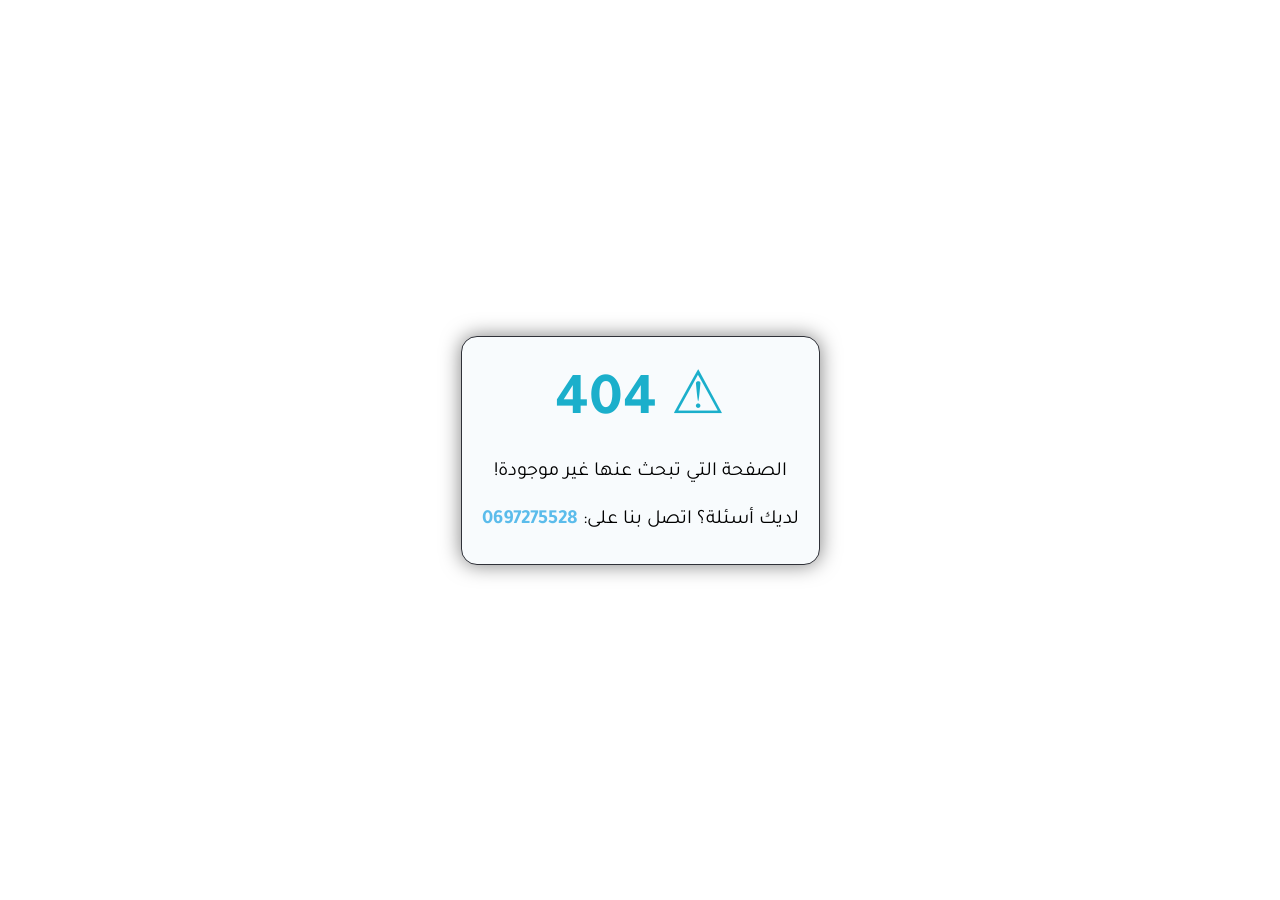
<file: index.html>
<!DOCTYPE html>
<html lang="ar" dir="rtl">

    <head>
        <meta charset="UTF-8">
        <meta name="viewport" content="width=device-width, initial-scale=1.0">
        <title>404 - الصفحة غير موجودة</title>

        <!-- Police Tajawal -->
        <link rel="preconnect" href="https://fonts.googleapis.com">
        <link rel="preconnect" href="https://fonts.gstatic.com" crossorigin>
        <link
            href="https://fonts.googleapis.com/css2?family=Tajawal:wght@200;300;400;500;700;800;900&display=swap"
            rel="stylesheet">

        <style>
            :root {
                /* === Backgrounds === */
                --bg-primary: #ffffff;
                --bg-secondary: #f8fbfd;
                --surface: #ffffff;
              
                /* === Text === */
                --text-primary: #000000;
                --text-secondary: #555555;
                --text-muted: #7b7b7b;
                --text-inverted: #ffffff;
              
                /* === Brand Primary (Health Blue) === */
                --primary-500: #5bbceb;
                --primary-700: #3aa7da;
                --primary-soft: #eaf6fd;
              
                /* === Accent (Turquoise Action) === */
                --accent-500: #1bafcb;
                --accent-700: #1491a9;
                --accent-soft: #e6f7fa;
              
                /* === UI === */
                --separator: #e0e0e0;
                --outline: #e0e0e0;
              
                /* === States === */
                --error: #d92d20;
                --warning: #f4a100;
              }

        * {
            box-sizing: border-box;
            margin: 0;
            padding: 0;
        }

        html,
        body {
            height: 100%;
            font-family: "Tajawal", system-ui, sans-serif;
            direction: rtl;
            background: var(--bg-primary);
            color: var(--text-primary);
            display: flex;
            align-items: center;
            justify-content: center;
        }

       

        .container-404 {
            text-align: center;
            max-width: 500px;
            padding: 20px;
            background: var(--bg-secondary);
            border-radius: 16px;
            border: 1px solid #2F3138;
            box-shadow: 0 0 20px rgba(0, 0, 0, 0.5);
        }

        .container-404 h1 {
            font-size: 60px;
            margin-bottom: 20px;
            color: var(--accent-500);
        }

        .container-404 p {
            font-size: 20px;
            margin-bottom: 12px;
            color: var(--text-primary);
        }

        .container-404 a {
            color: var(--primary-500);
            text-decoration: none;
            font-weight: 700;
            display: inline-block;
            margin-top: 12px;
        }

        .container-404 a:hover {
            color: var(--accent-500);
            text-decoration: underline;
        }

        @media (max-width: 600px) {
            .container-404 h1 {
                font-size: 48px;
            }

            .container-404 p {
                font-size: 18px;
            }
        }
    </style>
    </head>

    <body>
        <div class="container-404">
            <h1>⚠️ 404</h1>
            <p>الصفحة التي تبحث عنها غير موجودة!</p>
            <p>لديك أسئلة؟ اتصل بنا على: <a
                    href="tel:+213697275528">0697275528</a></p>
        </div>
    </body>

</html>
</file>
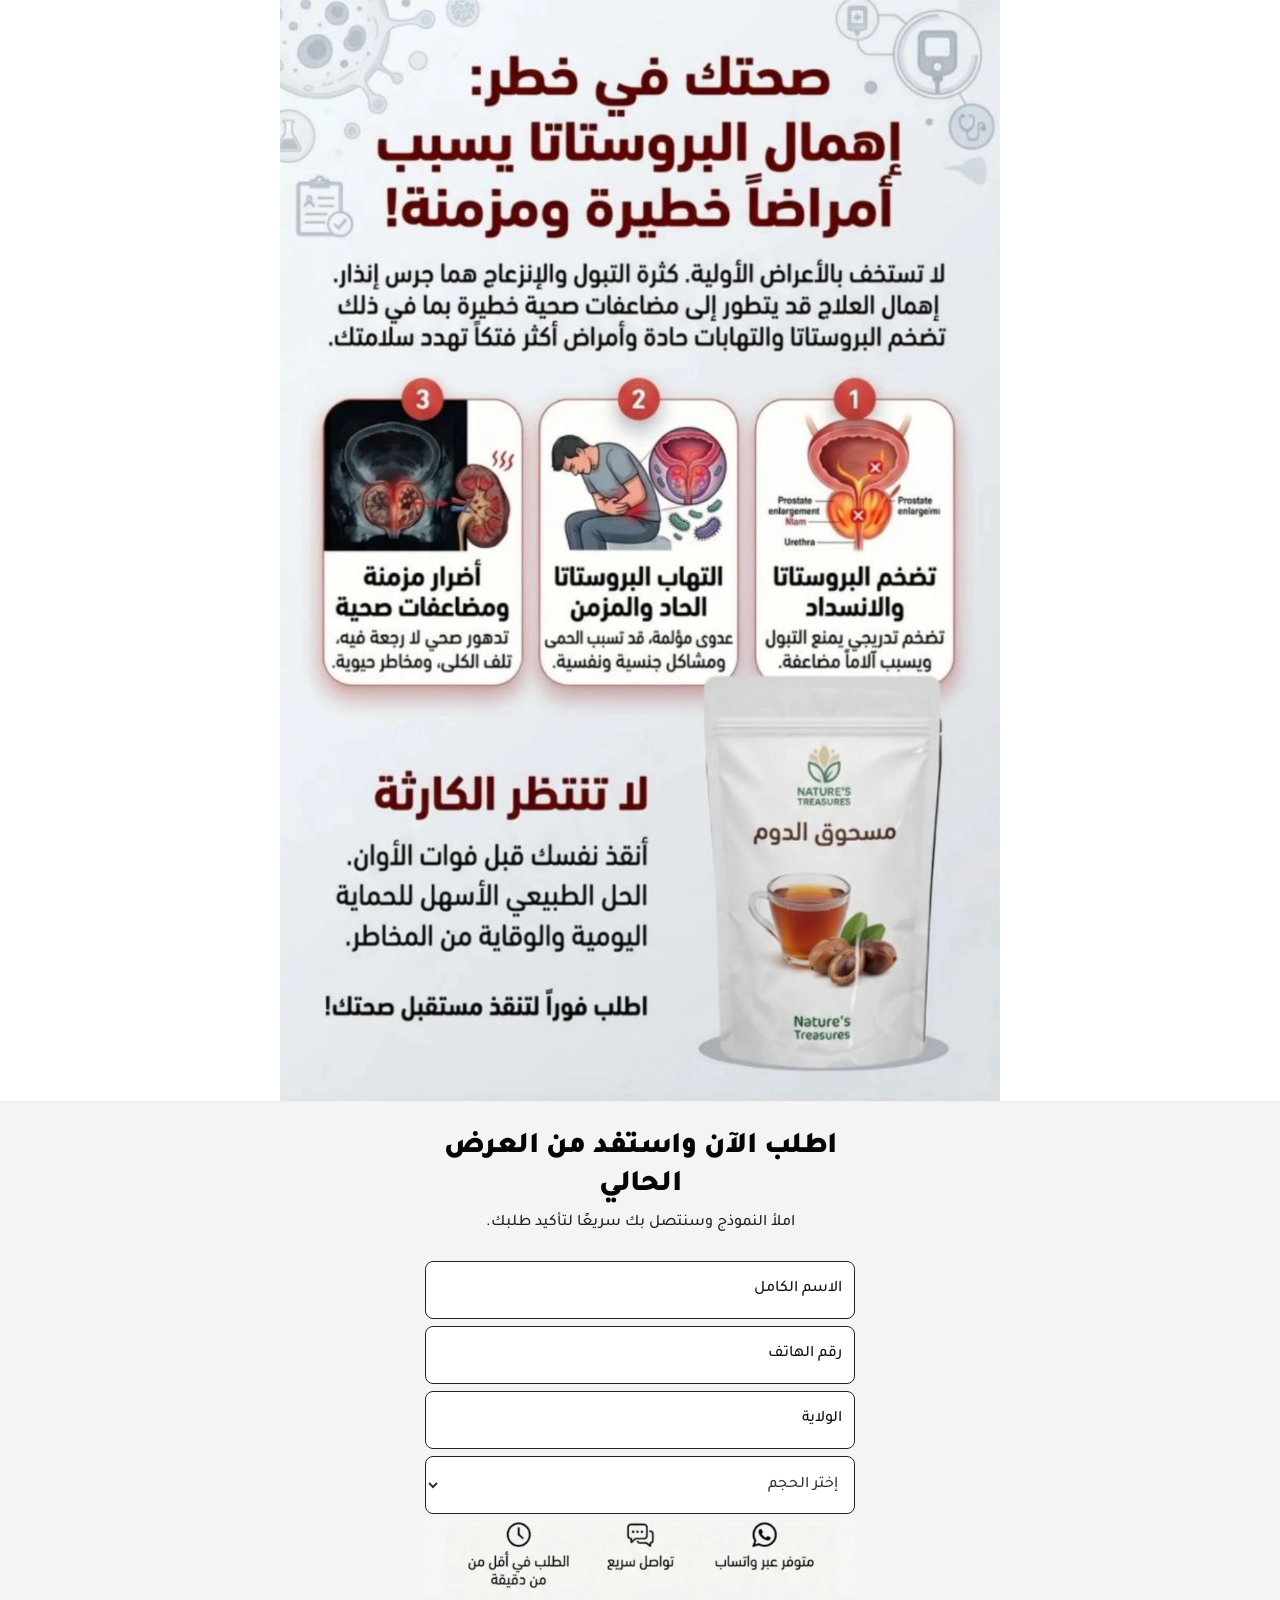
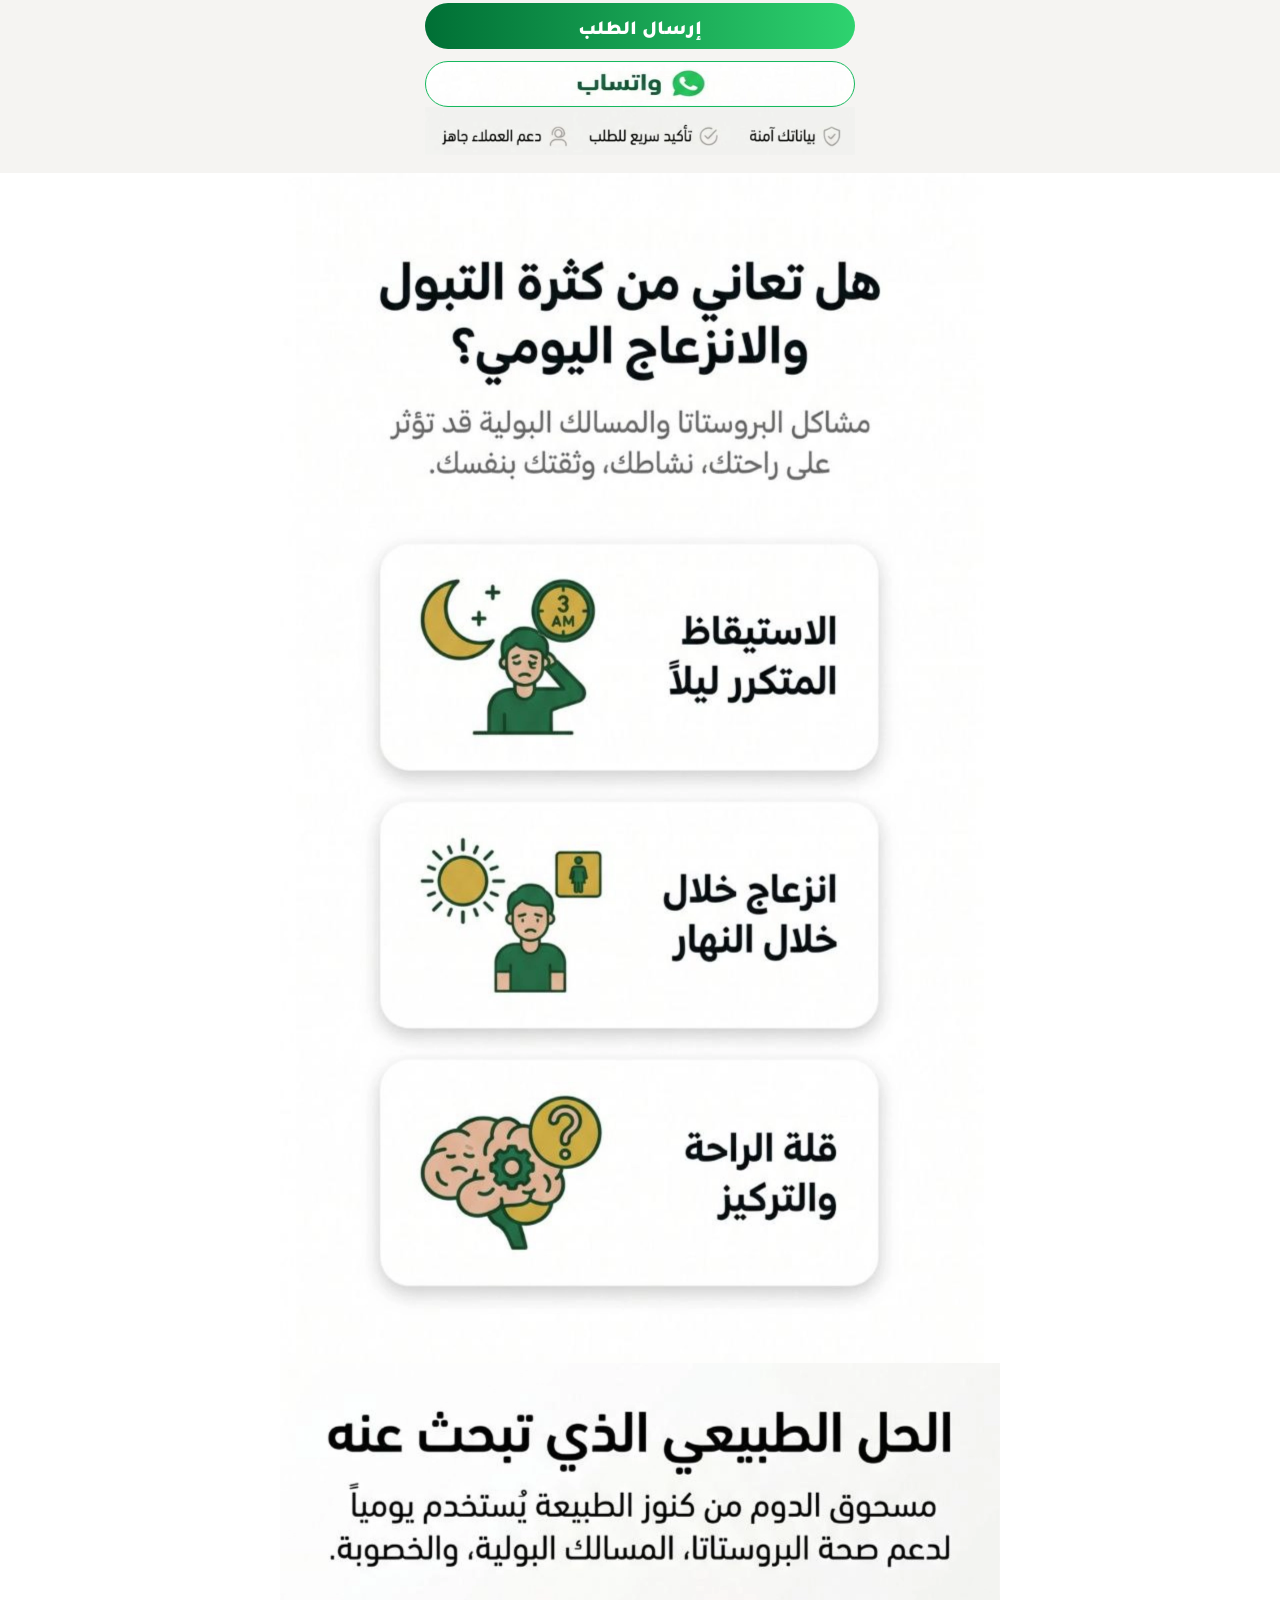
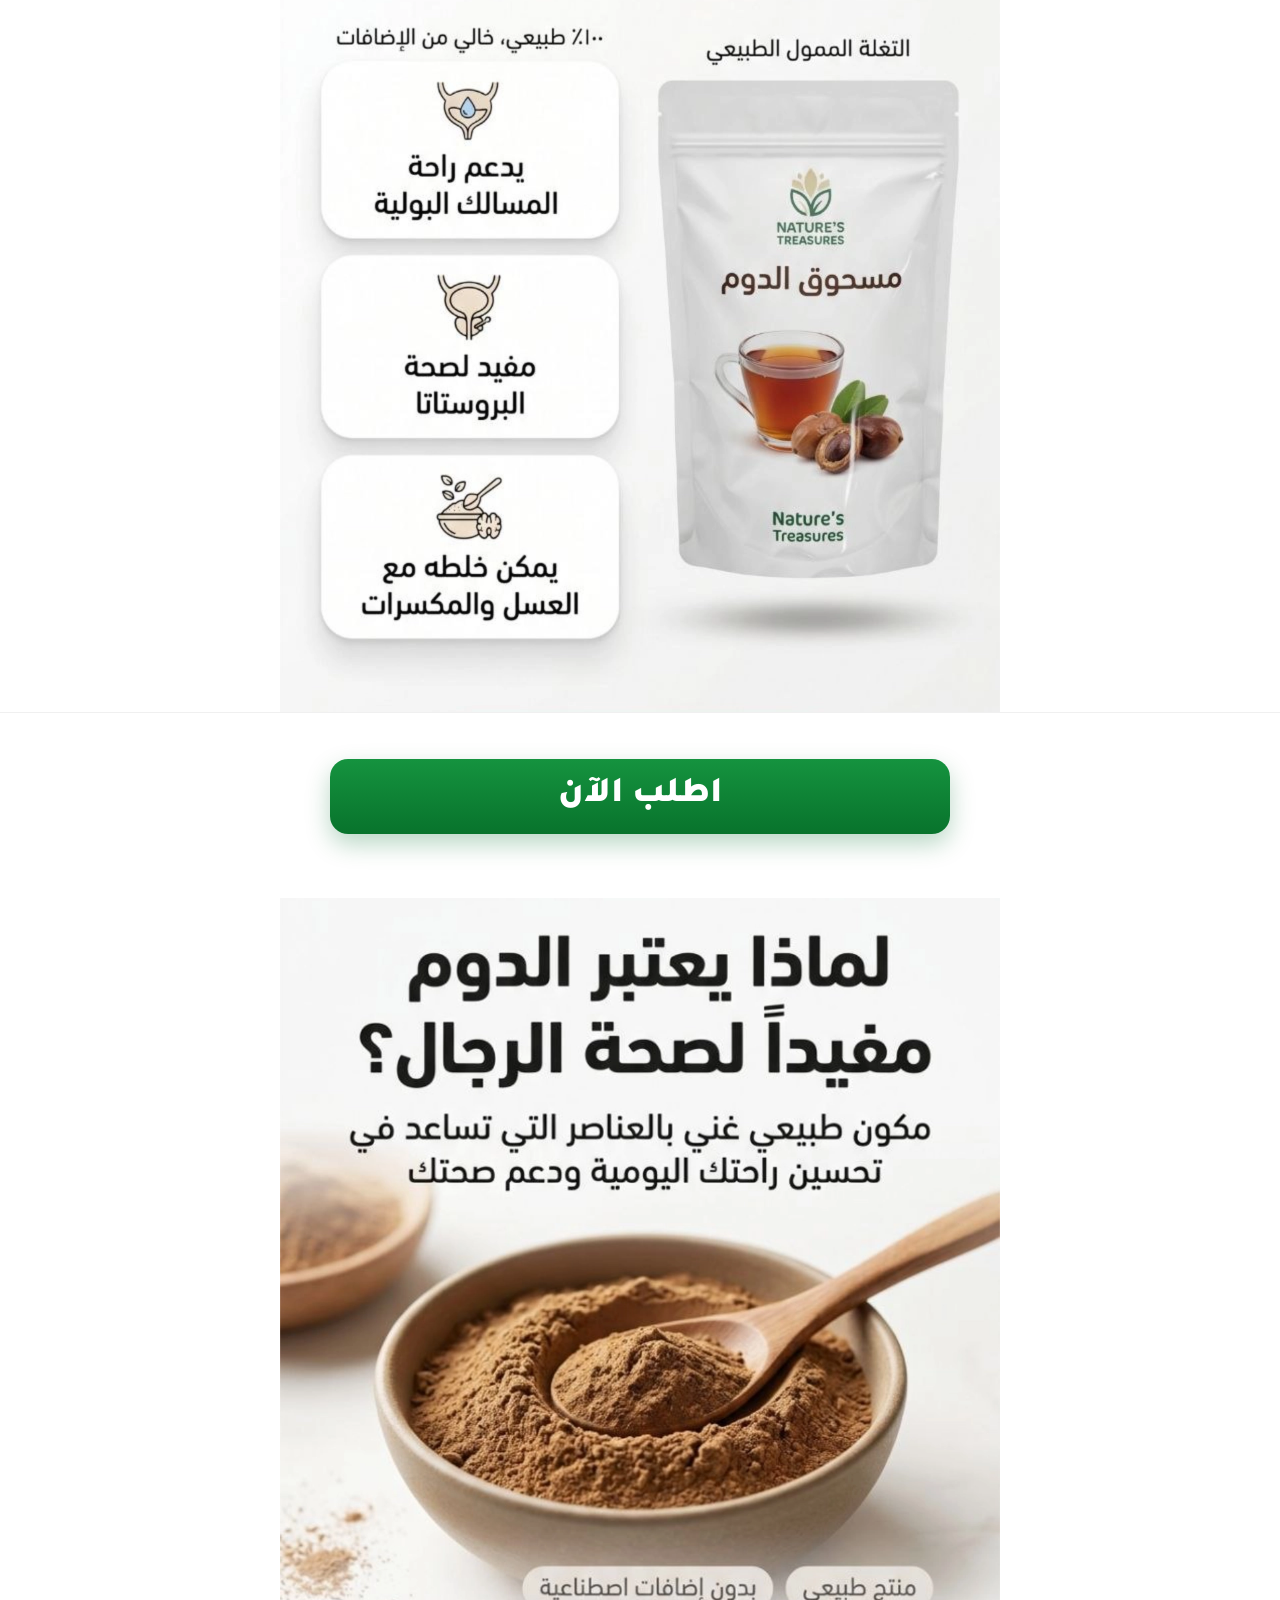
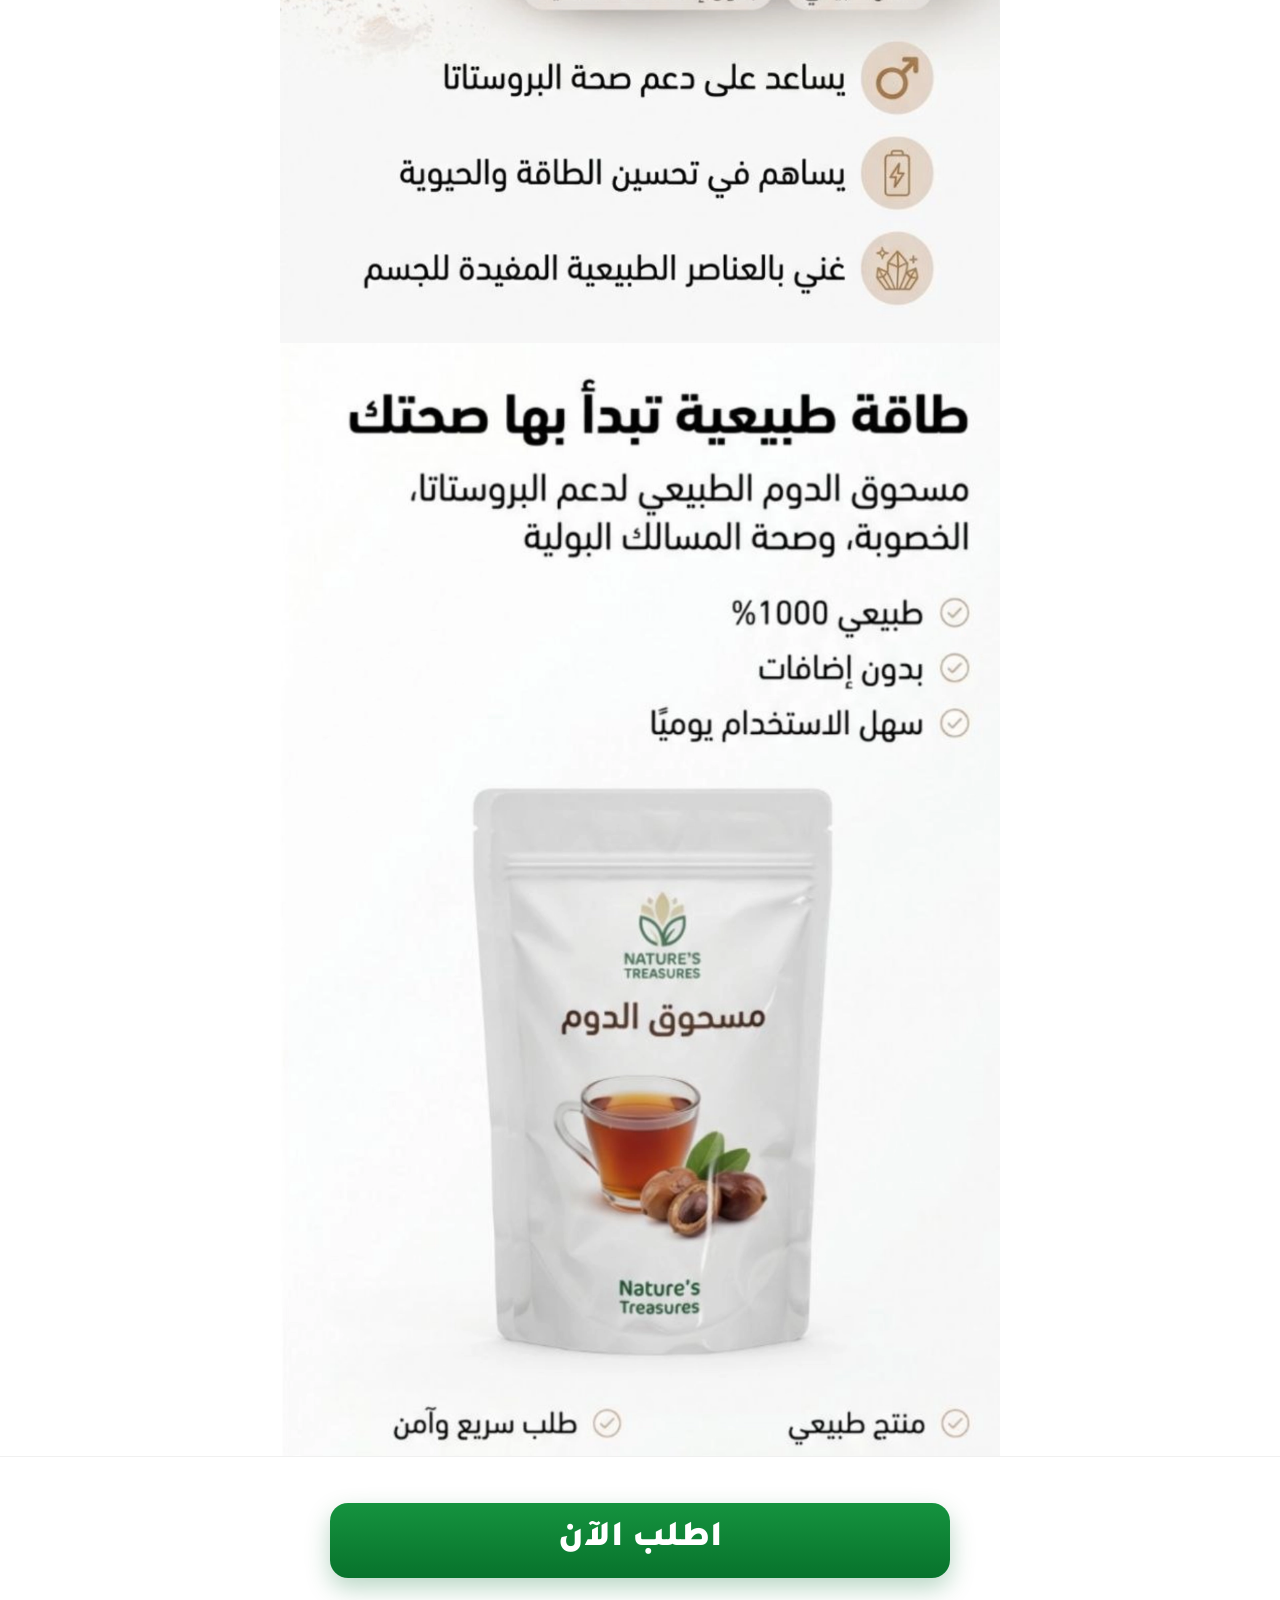
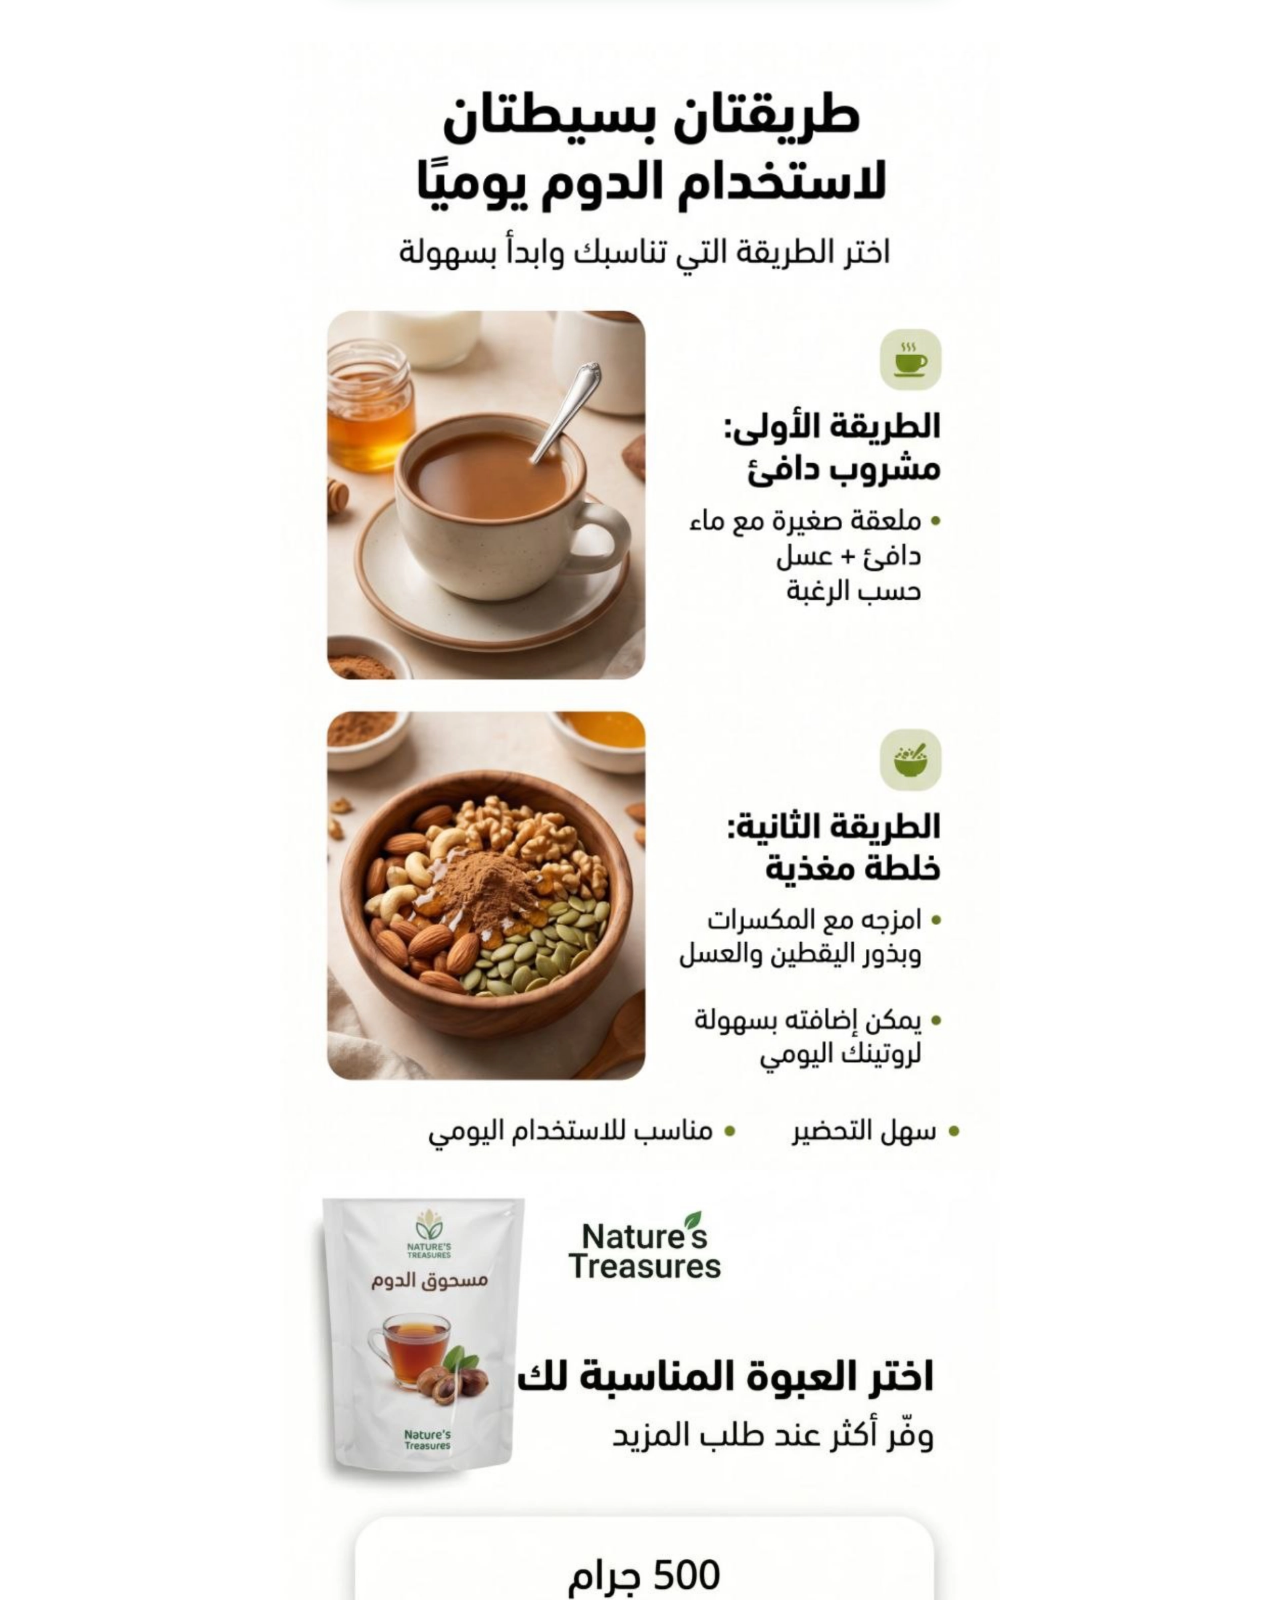
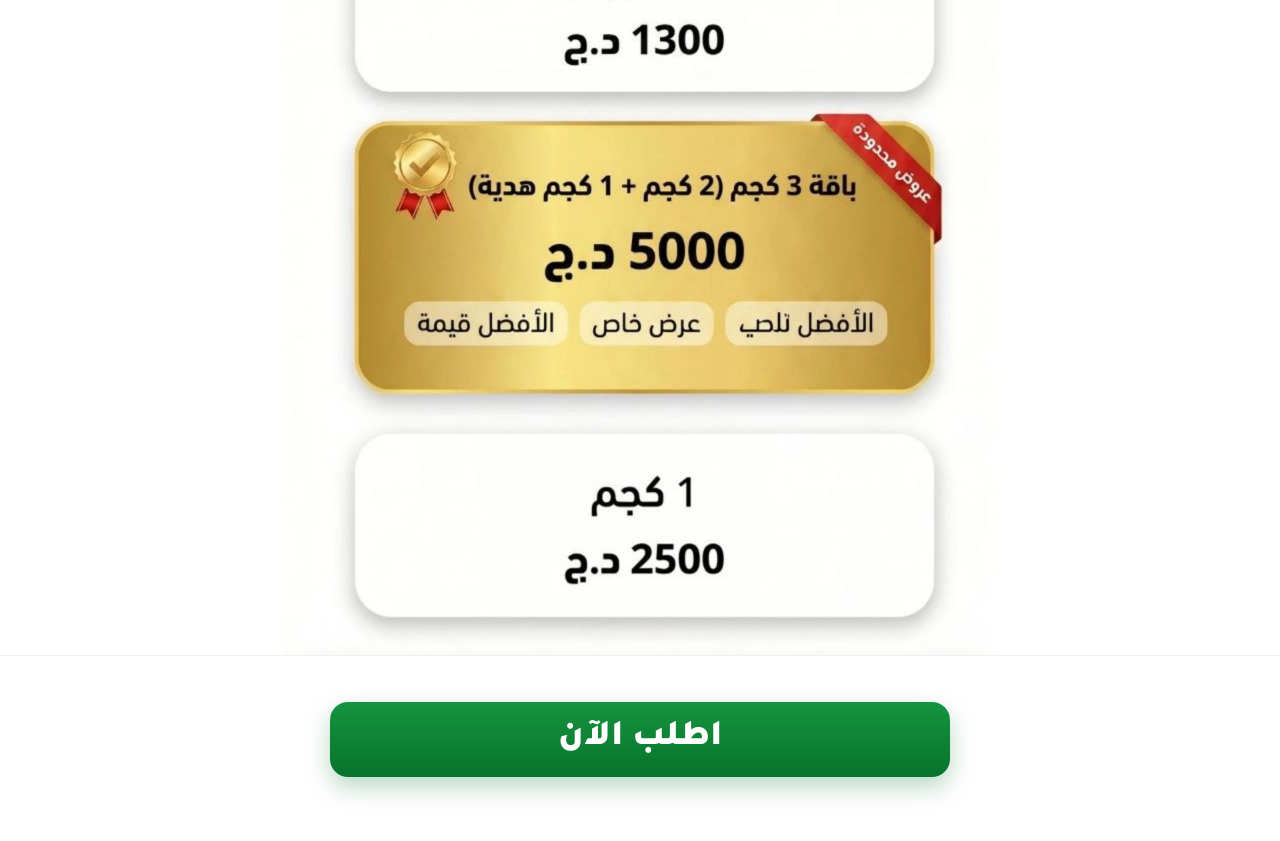
<file: dum-landing-v2.html>
<!DOCTYPE html>
<html lang="ar" dir="rtl">

<head>
    <meta charset="UTF-8">
    <meta name="viewport" content="width=device-width, initial-scale=1, viewport-fit=cover">
    <title></title>

    <!-- Google Fonts Tajawal -->
    <link rel="preconnect" href="https://fonts.googleapis.com">
    <link rel="preconnect" href="https://fonts.gstatic.com" crossorigin>
    <link href="https://fonts.googleapis.com/css2?family=Tajawal:wght@200;300;400;500;700;800;900&display=swap"
        rel="stylesheet">

    <link rel="stylesheet" href="landing-v2/css/style.css">
    <script src="js/tracking.js"></script>
</head>

<body>


    <script src="js/script.js"></script>
</body>
<!-- Screen 1 -->
<main class="screen">
    <img class="screen__img" src="landing-v2/img/pg1.webp" alt="الشاشة 1">
</main>

<!-- === Formulaire de commande === -->
<section id="order-section" class="order-form-section">
    <div class="form-container order-mockup-form">

        <!-- Titre -->
        <h2 class="tajawal-bold form-title">
            اطلب الآن واستفد من العرض الحالي
        </h2>

        <p class="tajawal-medium form-note">
            املأ النموذج وسنتصل بك سريعًا لتأكيد طلبك.
        </p>

        <!-- Formulaire -->
        <form id="orderForm">

            <input type="text" id="fullName" name="fullName" placeholder="الاسم الكامل" required
                oninvalid="this.setCustomValidity('الرجاء إدخال الاسم الكامل')" oninput="this.setCustomValidity('')">

            <input dir="rtl" type="tel" id="phone" name="phone" placeholder="رقم الهاتف" required
                pattern="^\+?\d{10,15}$" oninvalid="this.setCustomValidity('الرجاء إدخال رقم هاتف صحيح')"
                oninput="this.setCustomValidity('')">

            <input type="text" id="departement" name="departement" placeholder="الولاية" required
                oninvalid="this.setCustomValidity('الرجاء إدخال الولاية')" oninput="this.setCustomValidity('')">

            <select id="offer" name="offer" class="tajawal-medium" required
                oninvalid="this.setCustomValidity('الرجاء اختيار الحجم')" oninput="this.setCustomValidity('')">
                <option value="" selected disabled>إختر الحجم</option>
                <option value="3kg_offer">باقة 3 كجم (2 كجم + 1 كجم هدية) - 5000 د.ج</option>
                <option value="500g">500 غرام - 1300 دج</option>
                <option value="1kg">1 كجم - 2500 دج</option>
            </select>

            <!-- Hidden fields -->
            <input type="hidden" name="content_id" value="doum_powder">
            <input type="hidden" name="content_name" value="مسحوق الدوم">
            <input type="hidden" name="currency" value="DZD">
            <input type="hidden" name="price" id="price" value="">
            <input type="hidden" name="offer_label" id="offer_label" value="">

            <!-- Points de réassurance -->
            <img src="landing-v2/img/trust-prebuttons.webp" alt="متوفر عبر واتساب - تواصل سريع - الطلب في أقل من دقيقة"
                class="trust-prebuttons" />

            <button type="submit" class="btn tajawal-bold">
                إرسال الطلب
            </button>

            <a href="https://wa.me/213697275528" class="whatsapp-img-btn" target="_blank" rel="noopener"
                aria-label="واتساب"></a>

        </form>

        <div id="error" class="error" hidden>
            حدث خطأ أثناء إرسال طلبك. يُرجى التحقق من المعلومات والمحاولة مجددًا.
        </div>

        <!-- Badges bas -->
        <img src="landing-v2/img/trust-afterbuttons.webp" alt="بياناتك آمنة - تأكيد سريع للطلب - دعم العملاء جاهز"
            class="trust-afterbuttons" />

    </div>
</section>


<!-- Screen 2 -->
<main class="screen">
    <img class="screen__img" src="landing-v2/img/pg2.webp" alt="الشاشة 2">
</main>

<!-- Screen 3 -->
<main class="screen">
    <img class="screen__img" src="landing-v2/img/pg3.webp" alt="الشاشة 3">
</main>

<!-- === Rappel CTA Section === -->
<section class="rappel-cta-section">
    <div class="rappel-cta-container">
        <button type="button" class="rappel-cta-btn tajawal-bold scrollToOrder">
            اطلب الآن
        </button>
    </div>
</section>

<!-- Screen 4 -->
<main class="screen">
    <img class="screen__img" src="landing-v2/img/pg4.webp" alt="الشاشة 4">
</main>


<!-- Screen 5 -->
<main class="screen">
    <img class="screen__img" src="landing-v2/img/pg5.webp" alt="الشاشة 5">
</main>

<!-- === Rappel CTA Section === -->
<section class="rappel-cta-section">
    <div class="rappel-cta-container">
        <button type="button" class="rappel-cta-btn tajawal-bold scrollToOrder">
            اطلب الآن
        </button>
    </div>
</section>

<!-- Screen 6 -->
<main class="screen">
    <img class="screen__img" src="landing-v2/img/pg6.webp" alt="الشاشة 6">
</main>

<!-- Screen 7 -->
<main class="screen">
    <img class="screen__img" src="landing-v2/img/pg7.webp" alt="الشاشة 7">
</main>


<!-- === Rappel CTA Section === -->
<section class="rappel-cta-section">
    <div class="rappel-cta-container">
        <button type="button" class="rappel-cta-btn tajawal-bold scrollToOrder">
            اطلب الآن
        </button>
    </div>
</section>

</html>
</file>
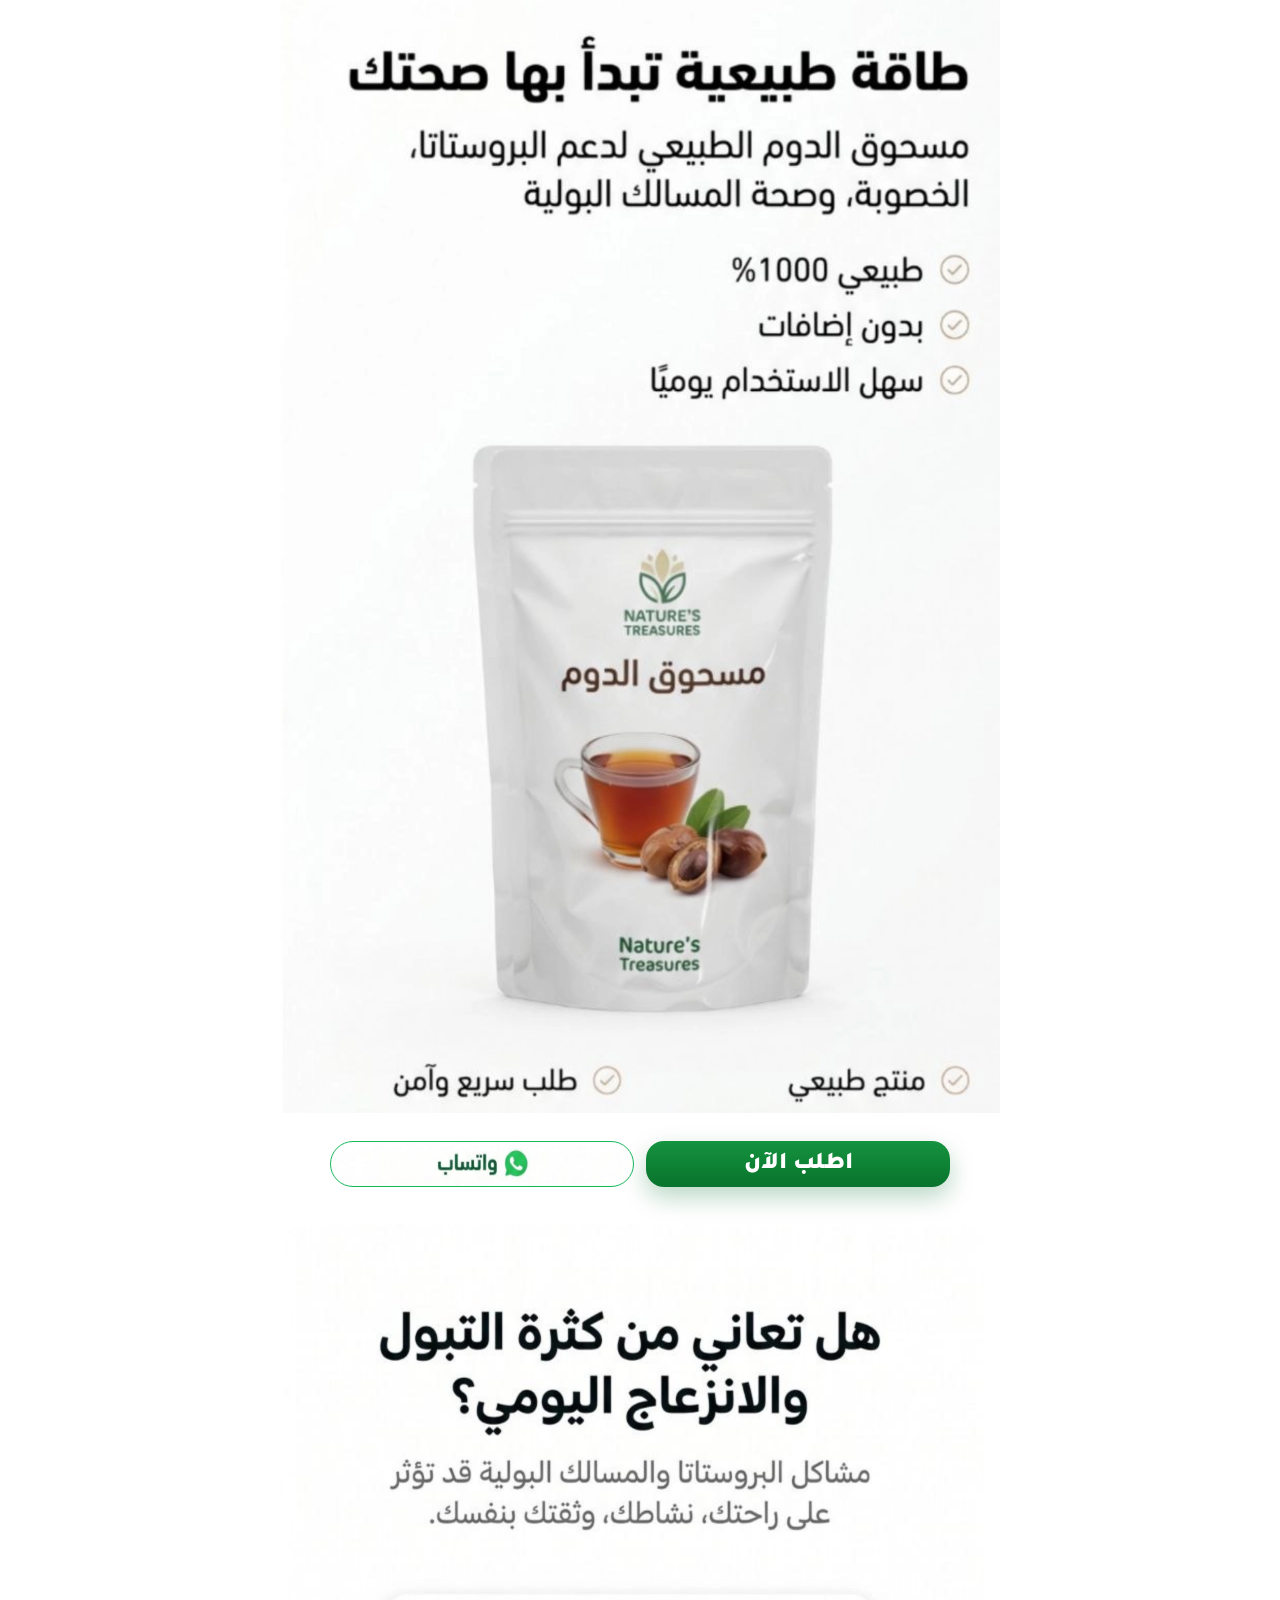
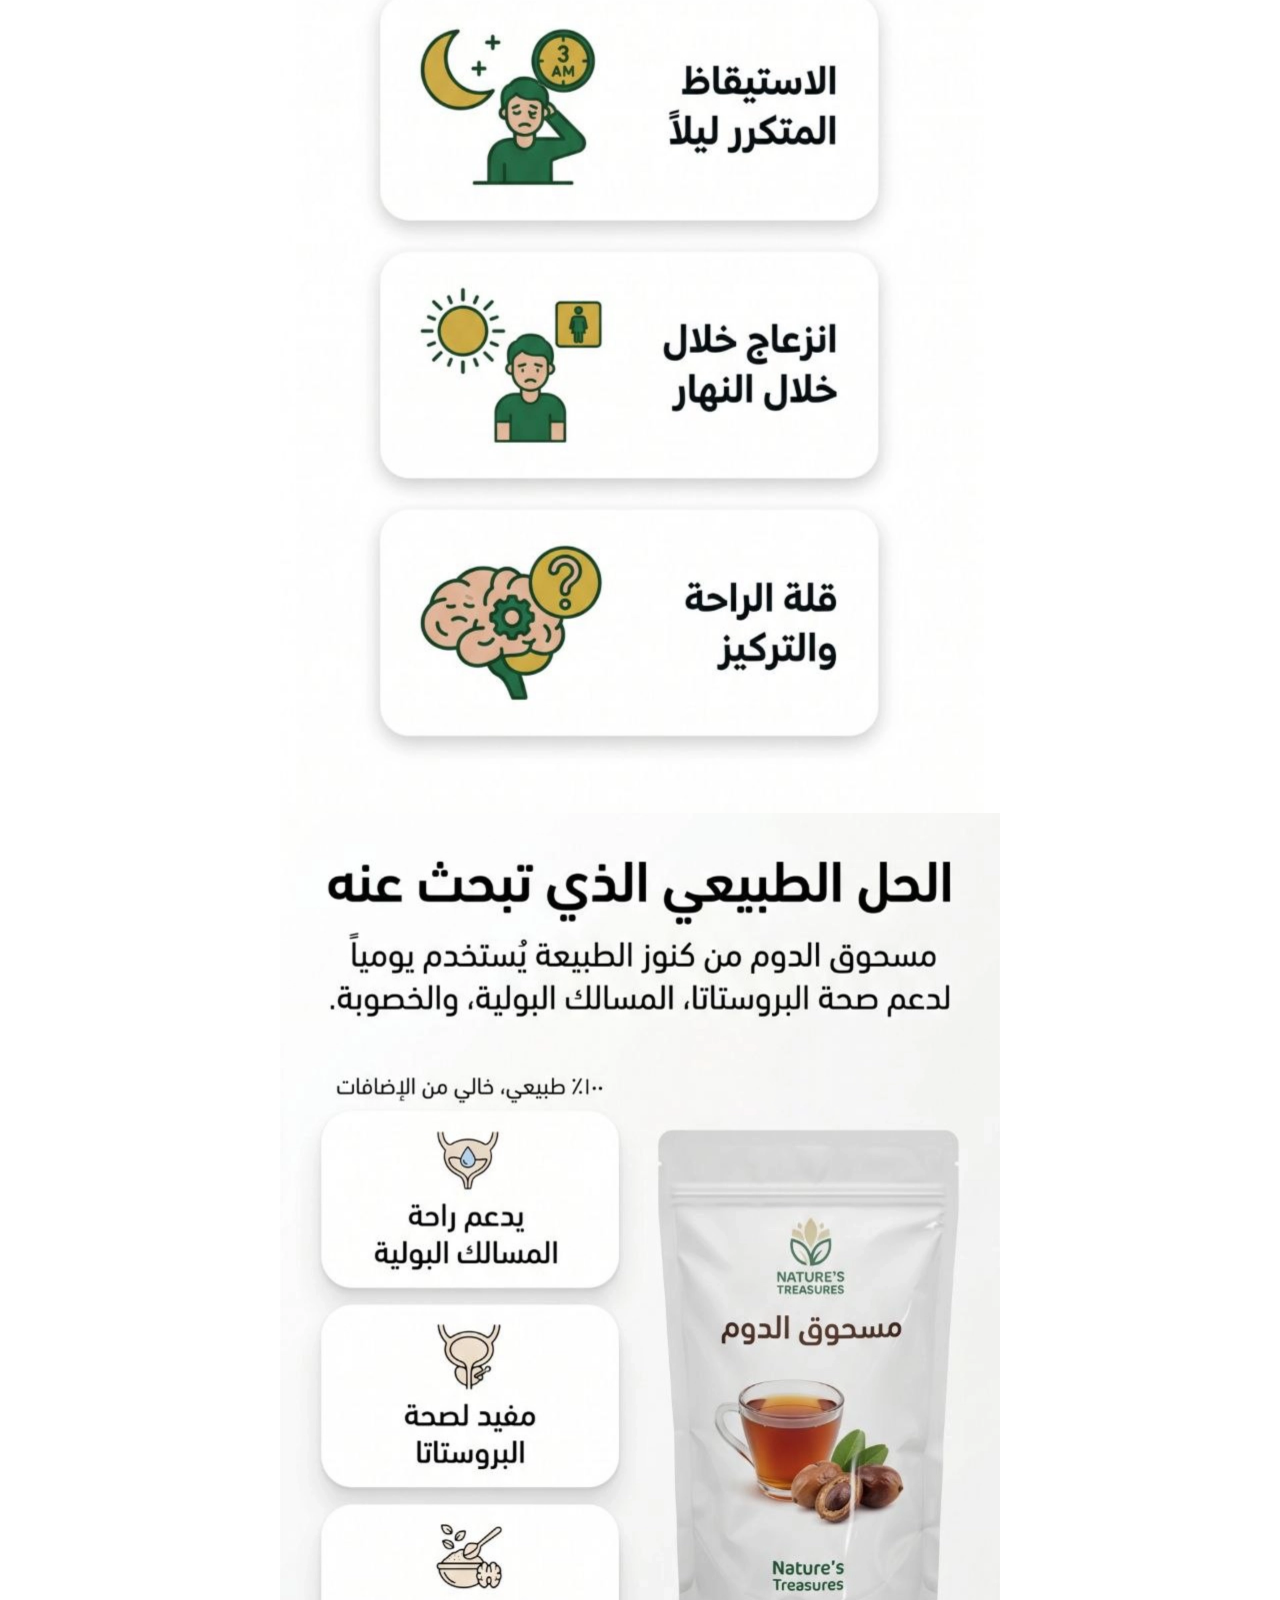
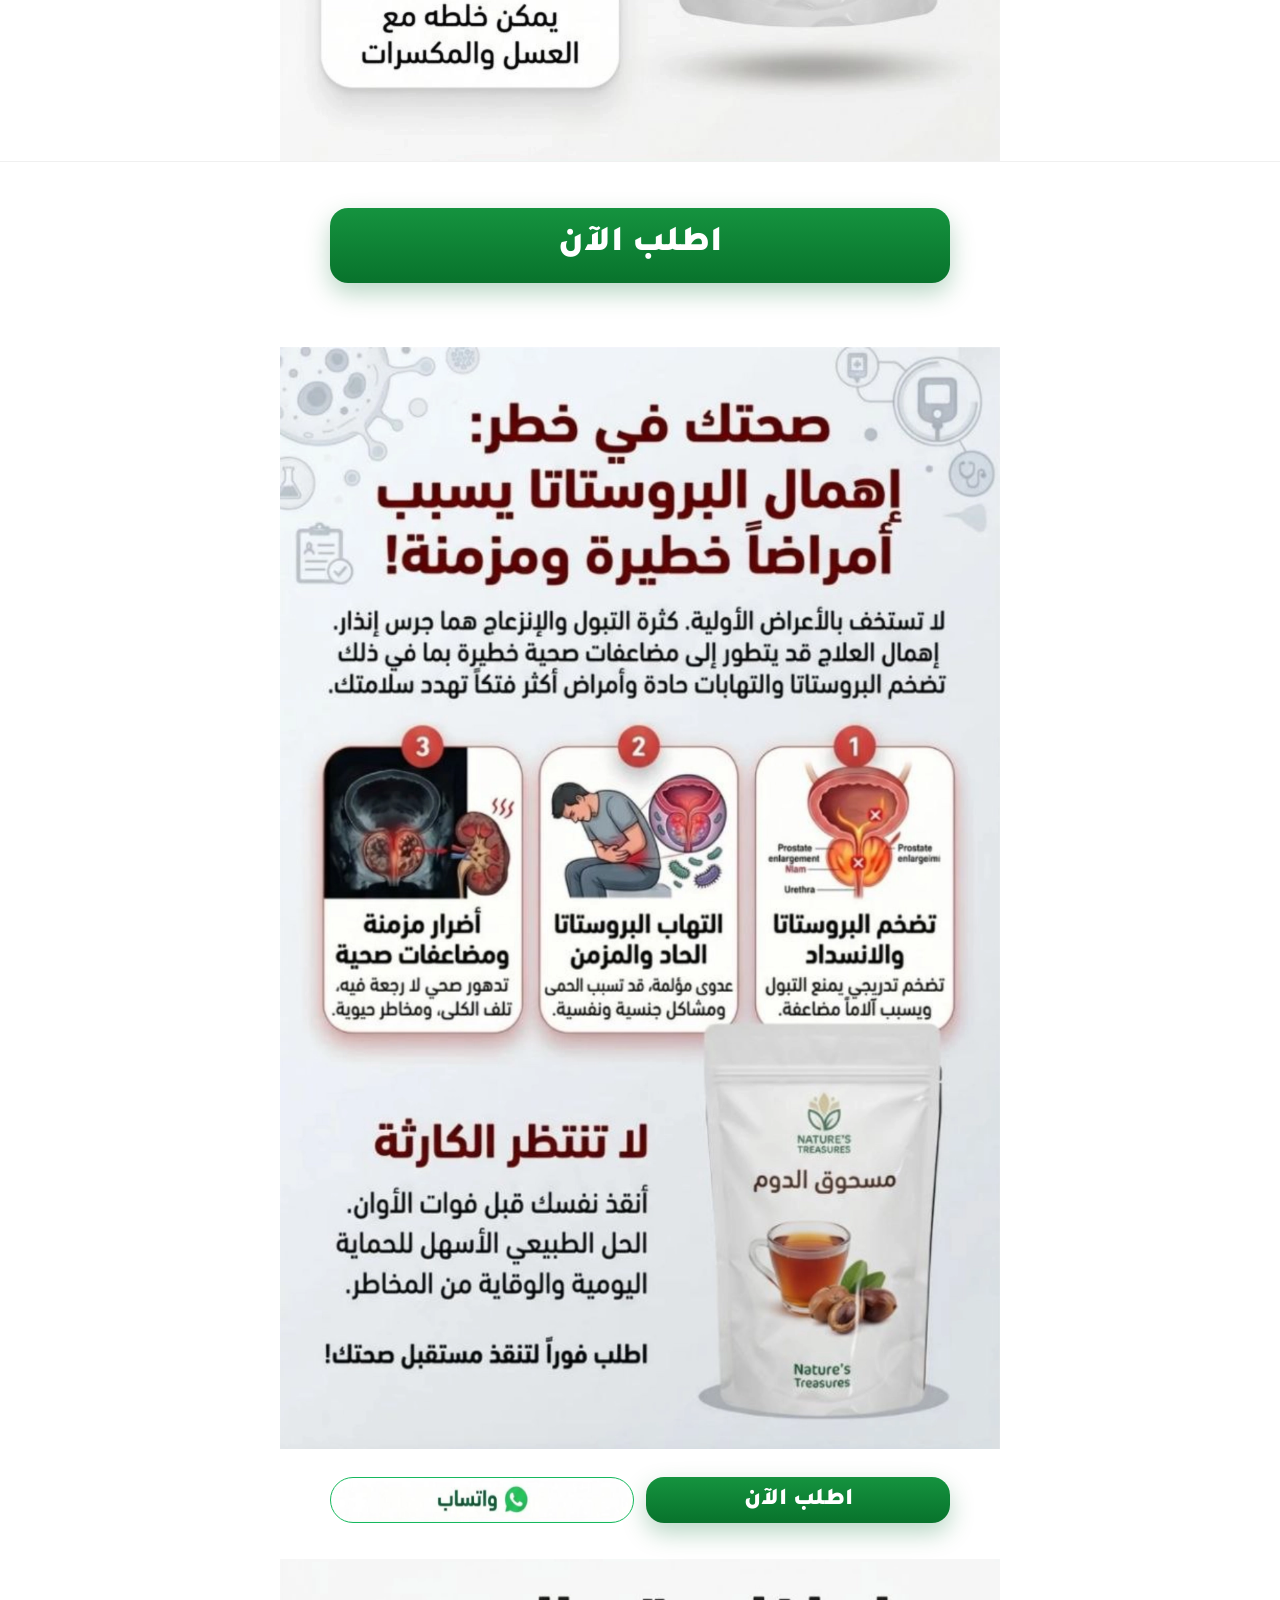
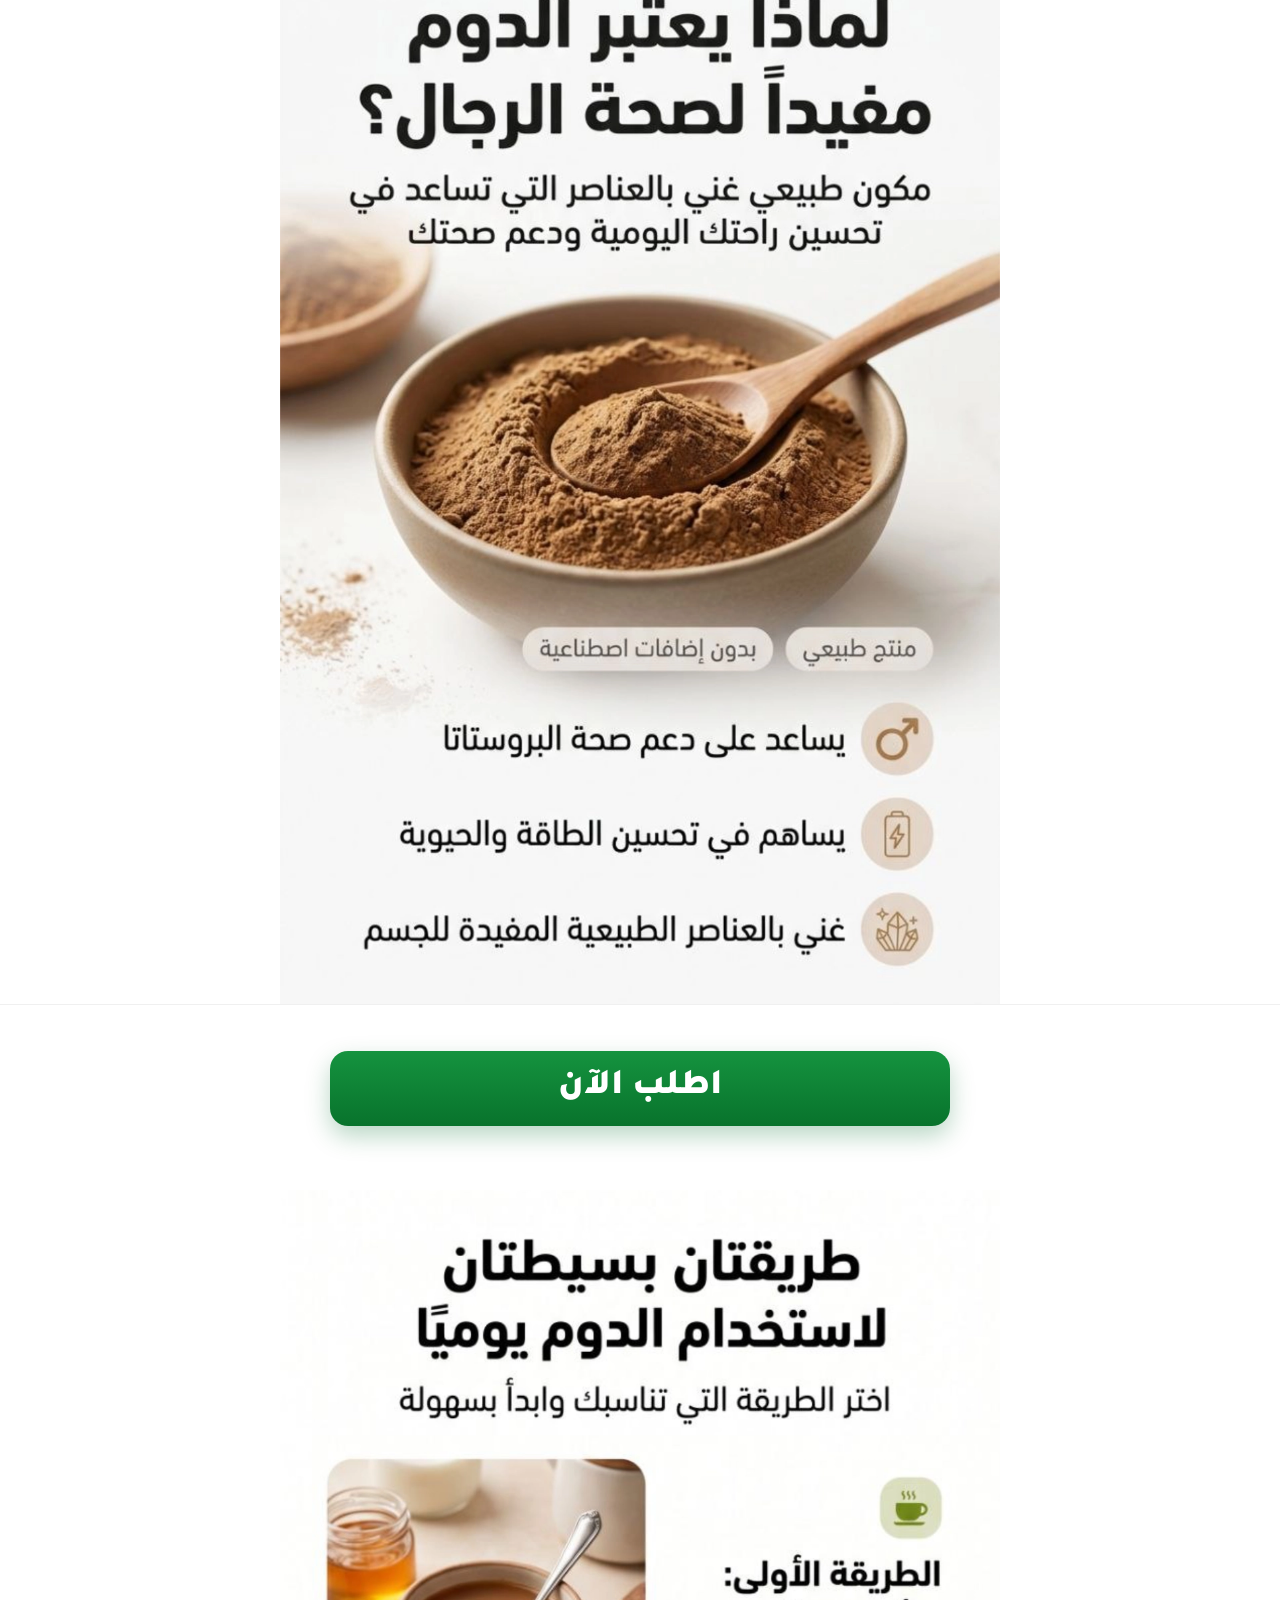
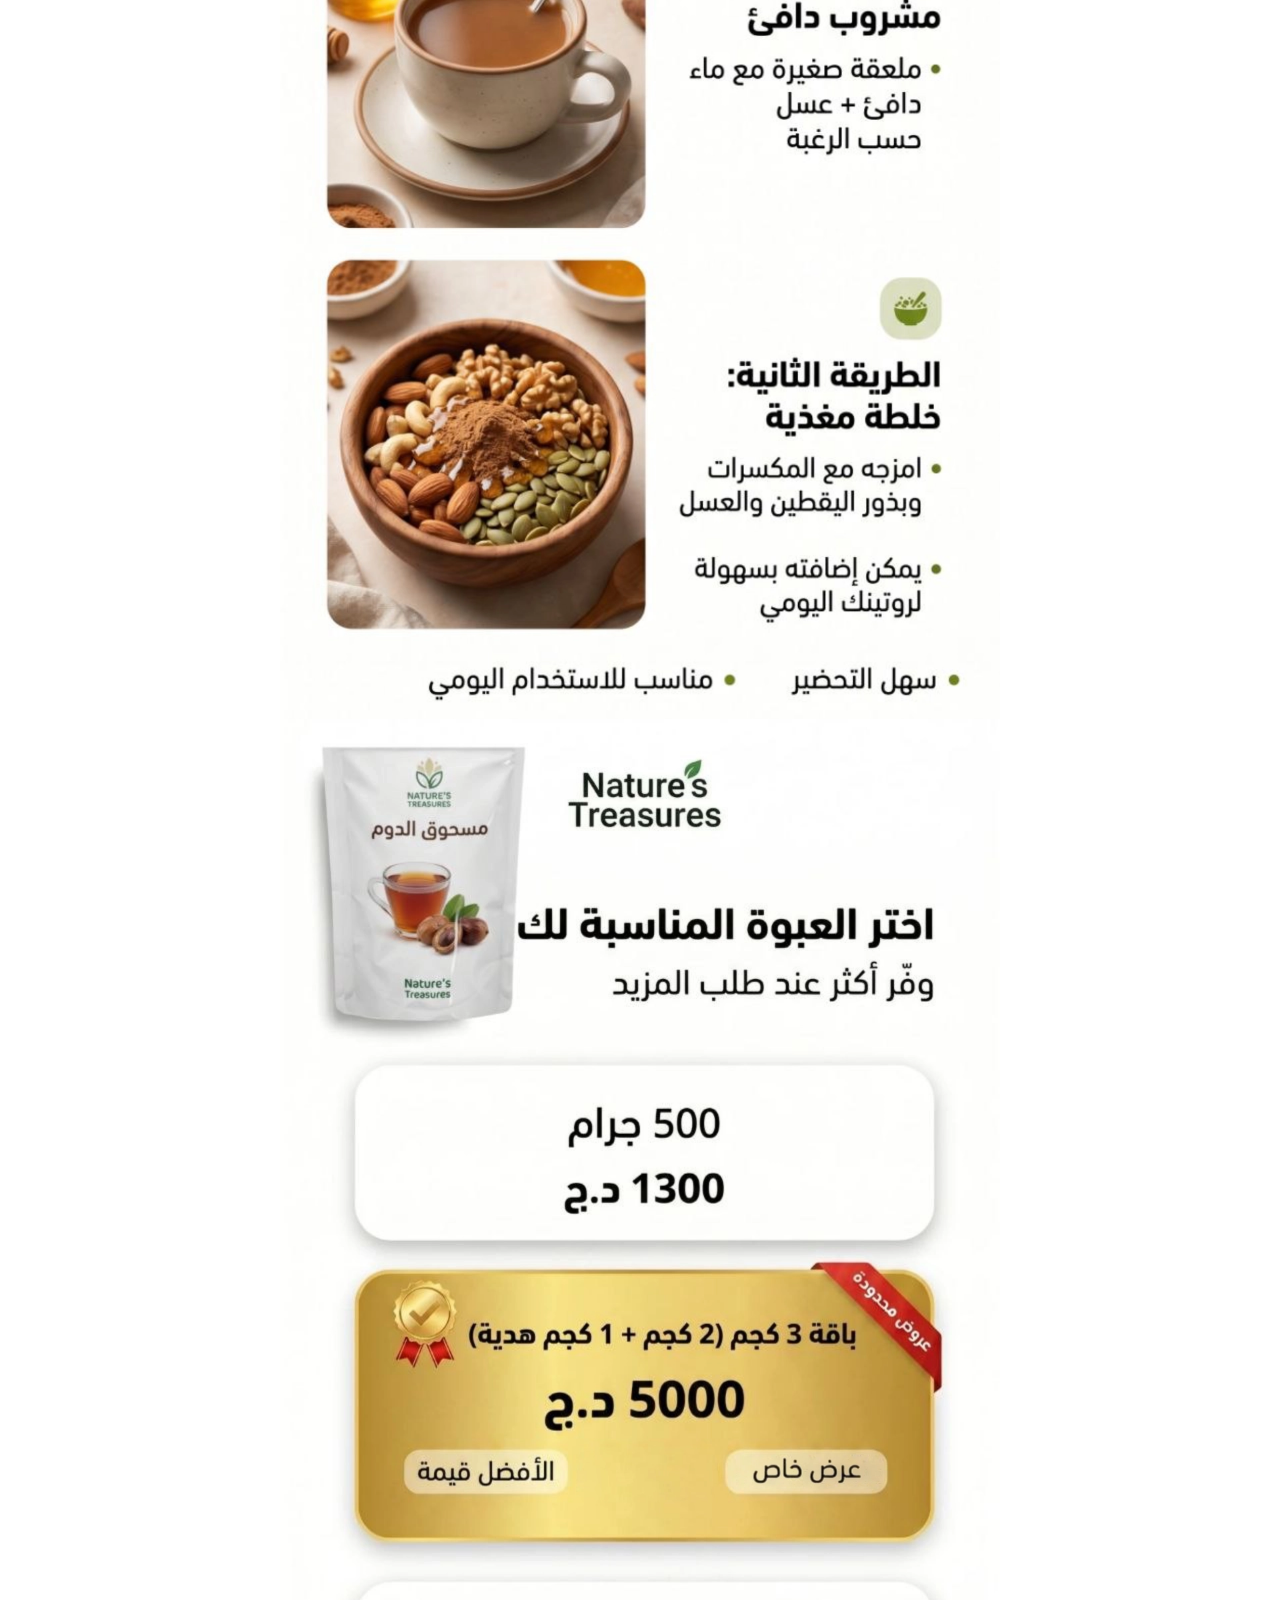
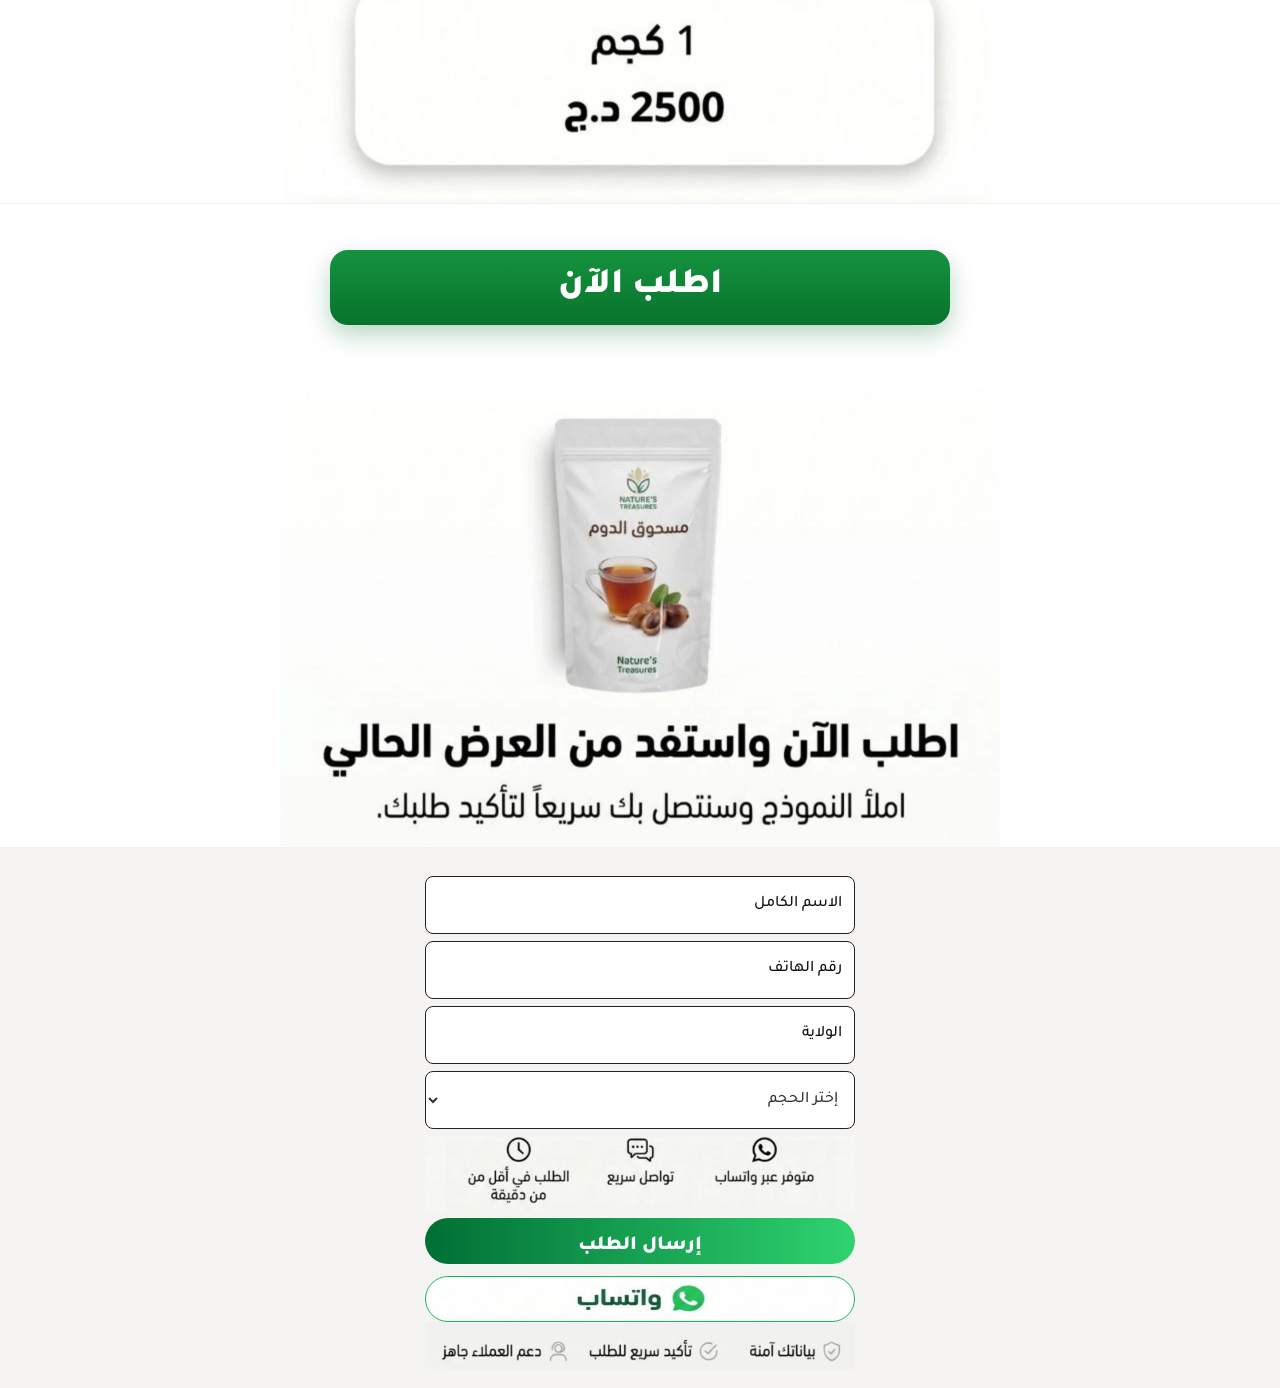
<file: dum-landing-v3.html>
<!DOCTYPE html>
<html lang="ar" dir="rtl">

<head>
    <meta charset="UTF-8">
    <meta name="viewport" content="width=device-width, initial-scale=1, viewport-fit=cover">
    <title></title>

    <!-- Google Fonts Tajawal -->
    <link rel="preconnect" href="https://fonts.googleapis.com">
    <link rel="preconnect" href="https://fonts.gstatic.com" crossorigin>
    <link href="https://fonts.googleapis.com/css2?family=Tajawal:wght@200;300;400;500;700;800;900&display=swap"
        rel="stylesheet">

    <link rel="stylesheet" href="landing-v3/css/style.css">
    <script src="js/tracking.js"></script>
</head>

<body>


    <script src="js/script.js"></script>
</body>
<!-- Screen 1 -->
<main class="screen">
    <img class="screen__img" src="landing-v3/img/pg1.webp" alt="الشاشة 1">
</main>

<!-- === CTA Section === -->
<section class="cta-section">
    <div class="cta-container">
        <button type="button" class="cta-btn tajawal-bold scrollToOrder">
            اطلب الآن
        </button>

        <a href="https://wa.me/213697275528" class="whatsapp-img-btn" target="_blank" rel="noopener"
            aria-label="واتساب"></a>
    </div>

</section>


<!-- Screen 2 -->
<main class="screen">
    <img class="screen__img" src="landing-v3/img/pg2.webp" alt="الشاشة 2">
</main>

<!-- Screen 3 -->
<main class="screen">
    <img class="screen__img" src="landing-v3/img/pg3.webp" alt="الشاشة 3">
</main>

<!-- === Rappel CTA Section === -->
<section class="rappel-cta-section">
    <div class="rappel-cta-container">
        <button type="button" class="rappel-cta-btn tajawal-bold scrollToOrder">
            اطلب الآن
        </button>
    </div>
</section>

<!-- Screen 4 -->
<main class="screen">
    <img class="screen__img" src="landing-v3/img/pg4.webp" alt="الشاشة 4">
</main>

<!-- === CTA Section === -->
<section class="cta-section">
    <div class="cta-container">
        <button type="button" class="cta-btn tajawal-bold scrollToOrder">
            اطلب الآن
        </button>

        <a href="https://wa.me/213697275528" class="whatsapp-img-btn" target="_blank" rel="noopener"
            aria-label="واتساب"></a>
    </div>

</section>


<!-- Screen 5 -->
<main class="screen">
    <img class="screen__img" src="landing-v3/img/pg5.webp" alt="الشاشة 5">
</main>

<!-- === Rappel CTA Section === -->
<section class="rappel-cta-section">
    <div class="rappel-cta-container">
        <button type="button" class="rappel-cta-btn tajawal-bold scrollToOrder">
            اطلب الآن
        </button>
    </div>
</section>

<!-- Screen 6 -->
<main class="screen">
    <img class="screen__img" src="landing-v3/img/pg6.webp" alt="الشاشة 6">
</main>

<!-- Screen 7 -->
<main class="screen">
    <img class="screen__img" src="landing-v3/img/pg7.webp" alt="الشاشة 7">
</main>


<!-- === Rappel CTA Section === -->
<section class="rappel-cta-section">
    <div class="rappel-cta-container">
        <button type="button" class="rappel-cta-btn tajawal-bold scrollToOrder">
            اطلب الآن
        </button>
    </div>
</section>

<!-- Screen 8 -->
<main class="screen">
    <img class="screen__img" src="landing-v3/img/pg8.webp" alt="الشاشة 8">
</main>


<!-- === Formulaire de commande === -->
<section id="order-section" class="order-form-section">
    <div class="form-container order-mockup-form">
        <!-- Formulaire -->
        <form id="orderForm">

            <input type="text" id="fullName" name="fullName" placeholder="الاسم الكامل" required
                oninvalid="this.setCustomValidity('الرجاء إدخال الاسم الكامل')" oninput="this.setCustomValidity('')">

            <input dir="rtl" type="tel" id="phone" name="phone" placeholder="رقم الهاتف" required
                pattern="^\+?\d{10,15}$" oninvalid="this.setCustomValidity('الرجاء إدخال رقم هاتف صحيح')"
                oninput="this.setCustomValidity('')">

            <input type="text" id="departement" name="departement" placeholder="الولاية" required
                oninvalid="this.setCustomValidity('الرجاء إدخال الولاية')" oninput="this.setCustomValidity('')">

            <select id="offer" name="offer" class="tajawal-medium" required
                oninvalid="this.setCustomValidity('الرجاء اختيار الحجم')" oninput="this.setCustomValidity('')">
                <option value="" selected disabled>إختر الحجم</option>
                <option value="3kg_offer">باقة 3 كجم (2 كجم + 1 كجم هدية) - 5000 د.ج</option>
                <option value="500g">500 غرام - 1300 دج</option>
                <option value="1kg">1 كجم - 2500 دج</option>
            </select>

            <!-- Hidden fields -->
            <input type="hidden" name="content_id" value="doum_powder">
            <input type="hidden" name="content_name" value="مسحوق الدوم">
            <input type="hidden" name="currency" value="DZD">
            <input type="hidden" name="price" id="price" value="">
            <input type="hidden" name="offer_label" id="offer_label" value="">

            <!-- Points de réassurance -->
            <img src="landing-v3/img/trust-prebuttons.webp" alt="متوفر عبر واتساب - تواصل سريع - الطلب في أقل من دقيقة"
                class="trust-prebuttons" />

            <button type="submit" class="btn tajawal-bold">
                إرسال الطلب
            </button>

            <a href="https://wa.me/213697275528" class="whatsapp-img-btn" target="_blank" rel="noopener"
                aria-label="واتساب"></a>

        </form>

        <div id="error" class="error" hidden>
            حدث خطأ أثناء إرسال طلبك. يُرجى التحقق من المعلومات والمحاولة مجددًا.
        </div>

        <!-- Badges bas -->
        <img src="landing-v3/img/trust-afterbuttons.webp" alt="بياناتك آمنة - تأكيد سريع للطلب - دعم العملاء جاهز"
            class="trust-afterbuttons" />

    </div>
</section>

</html>
</file>
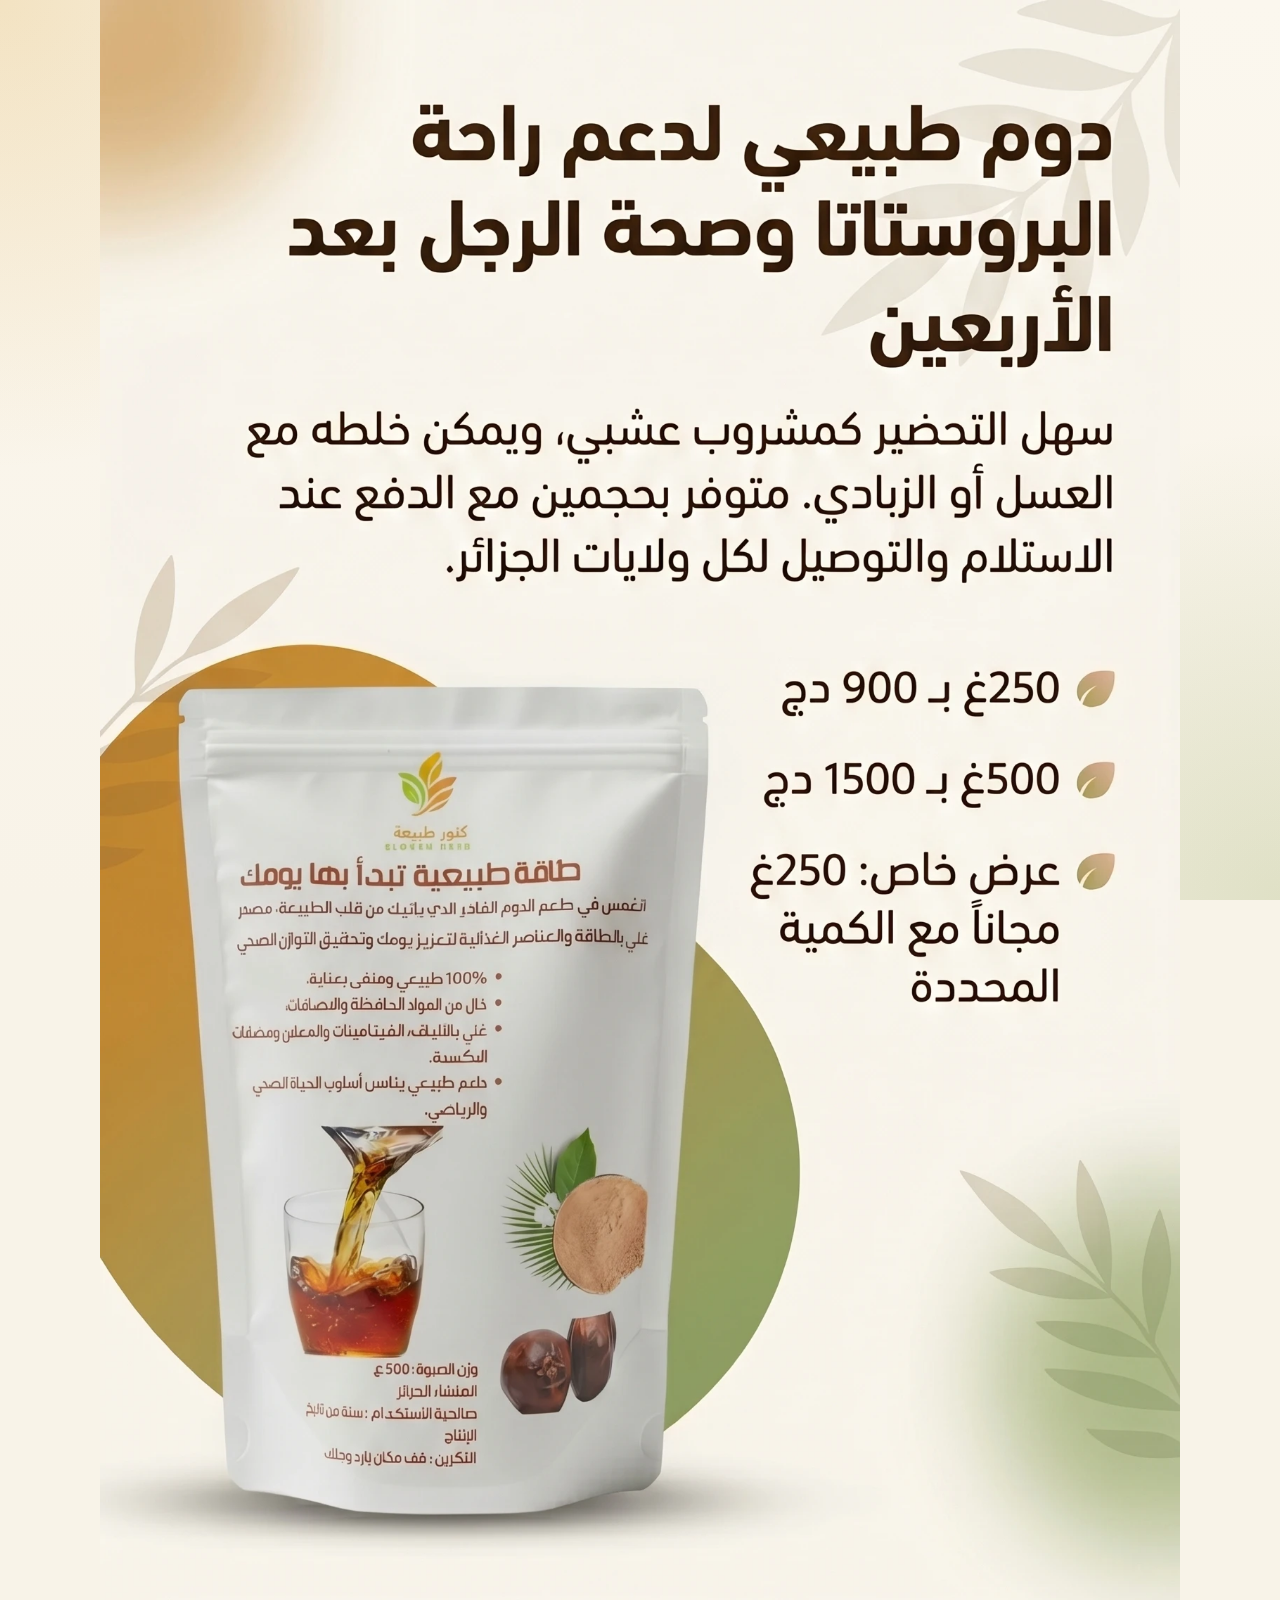
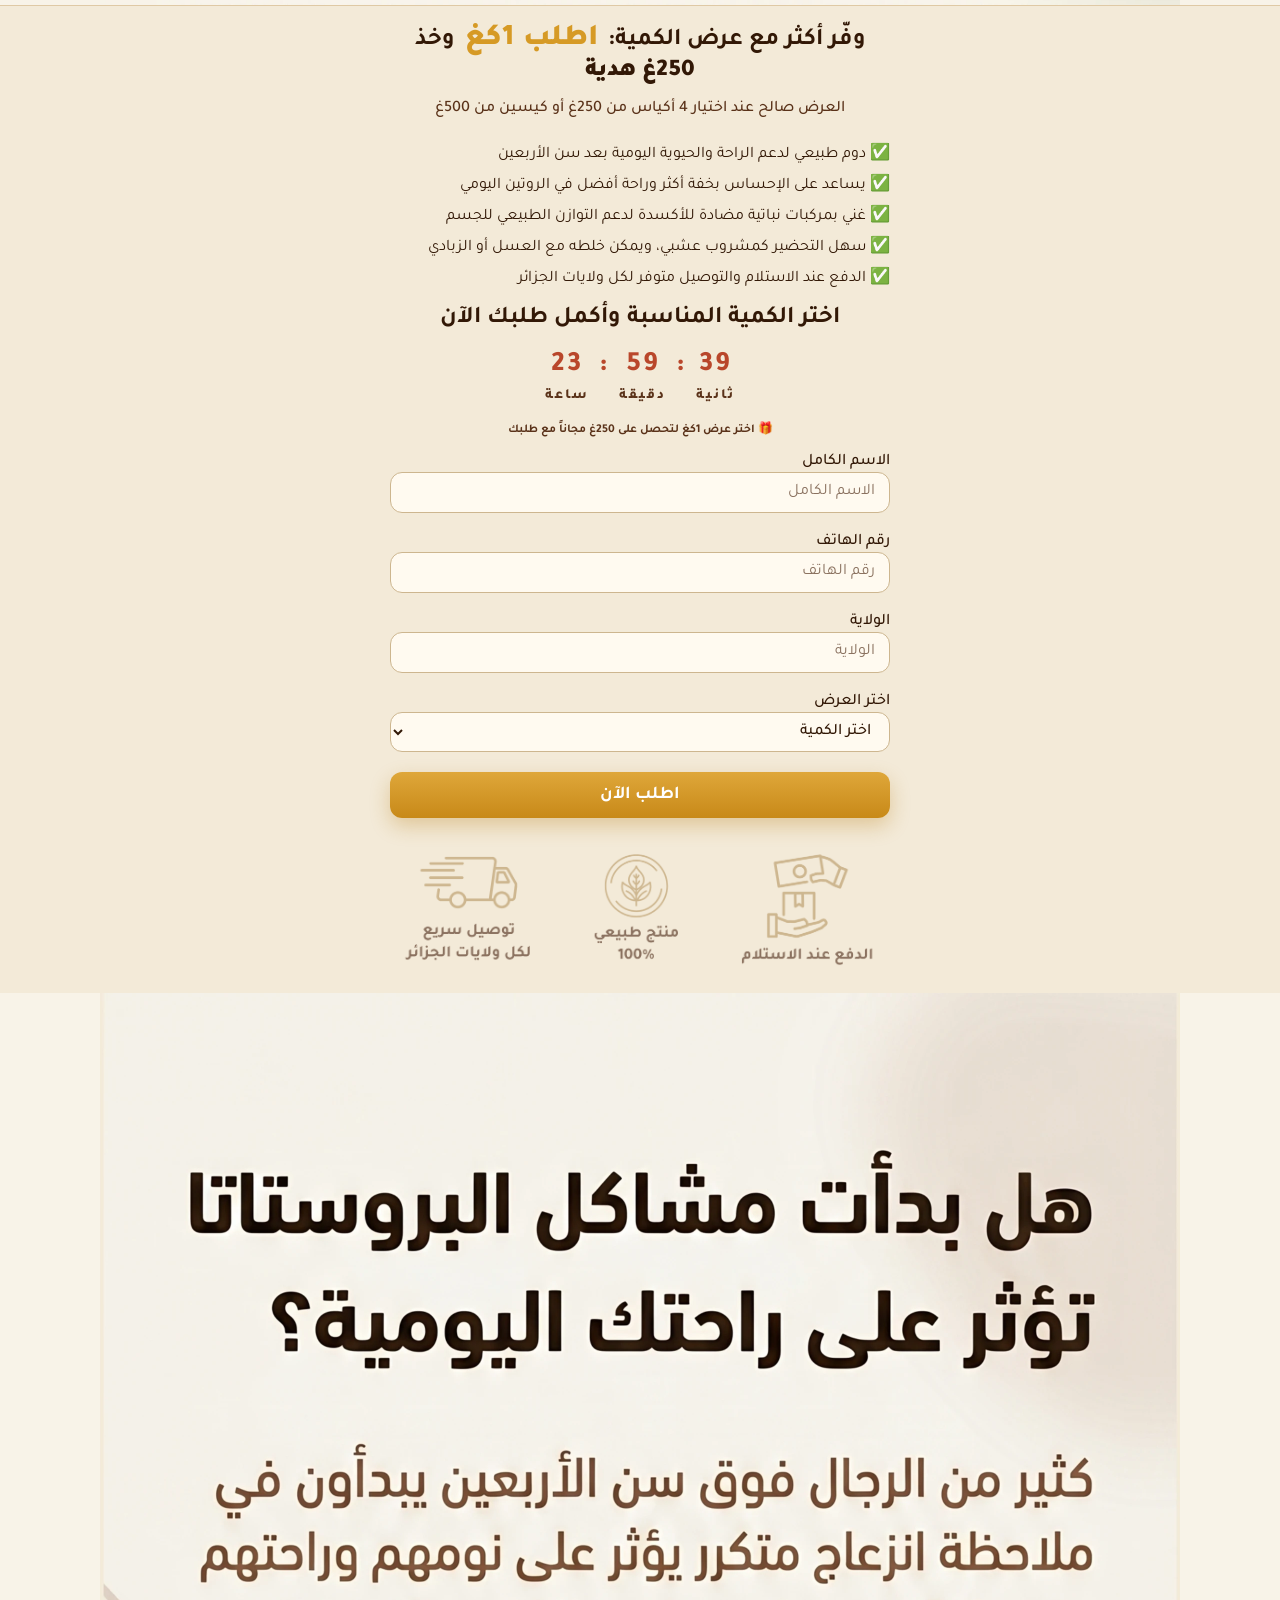
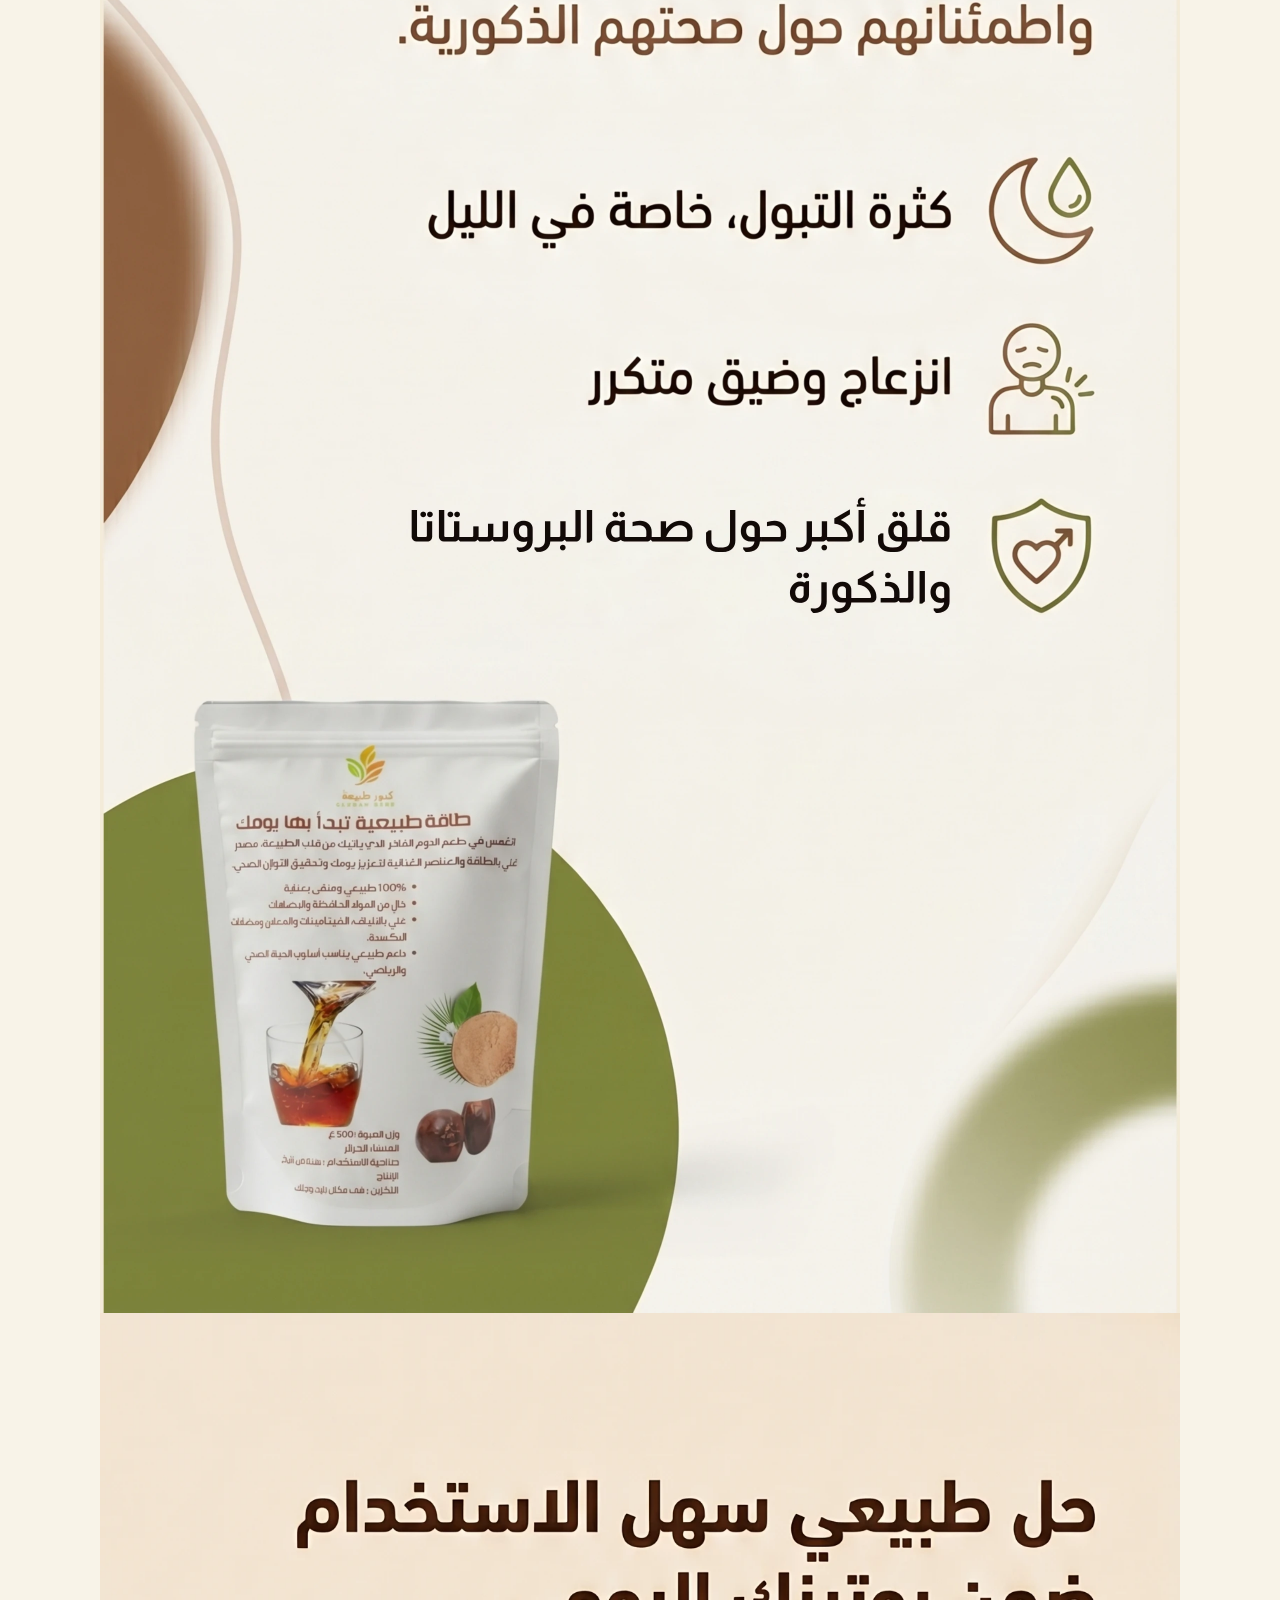
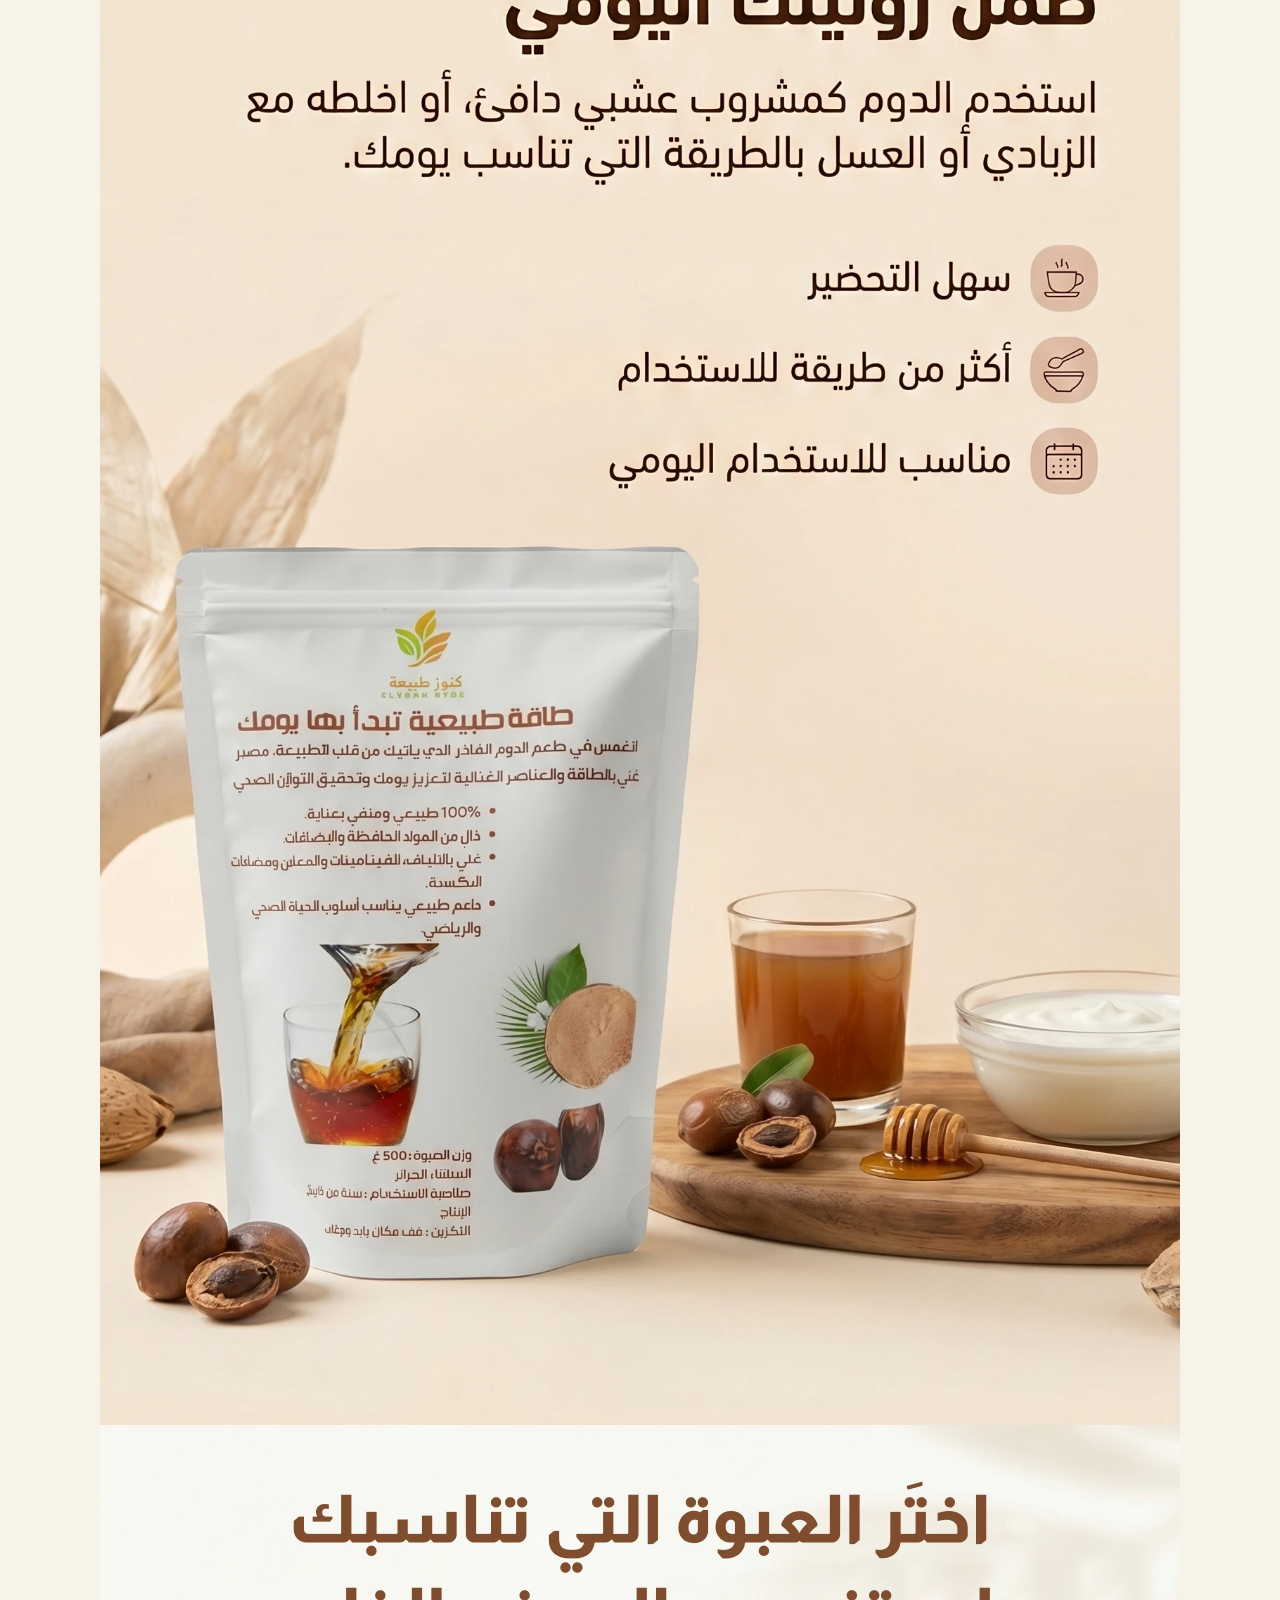
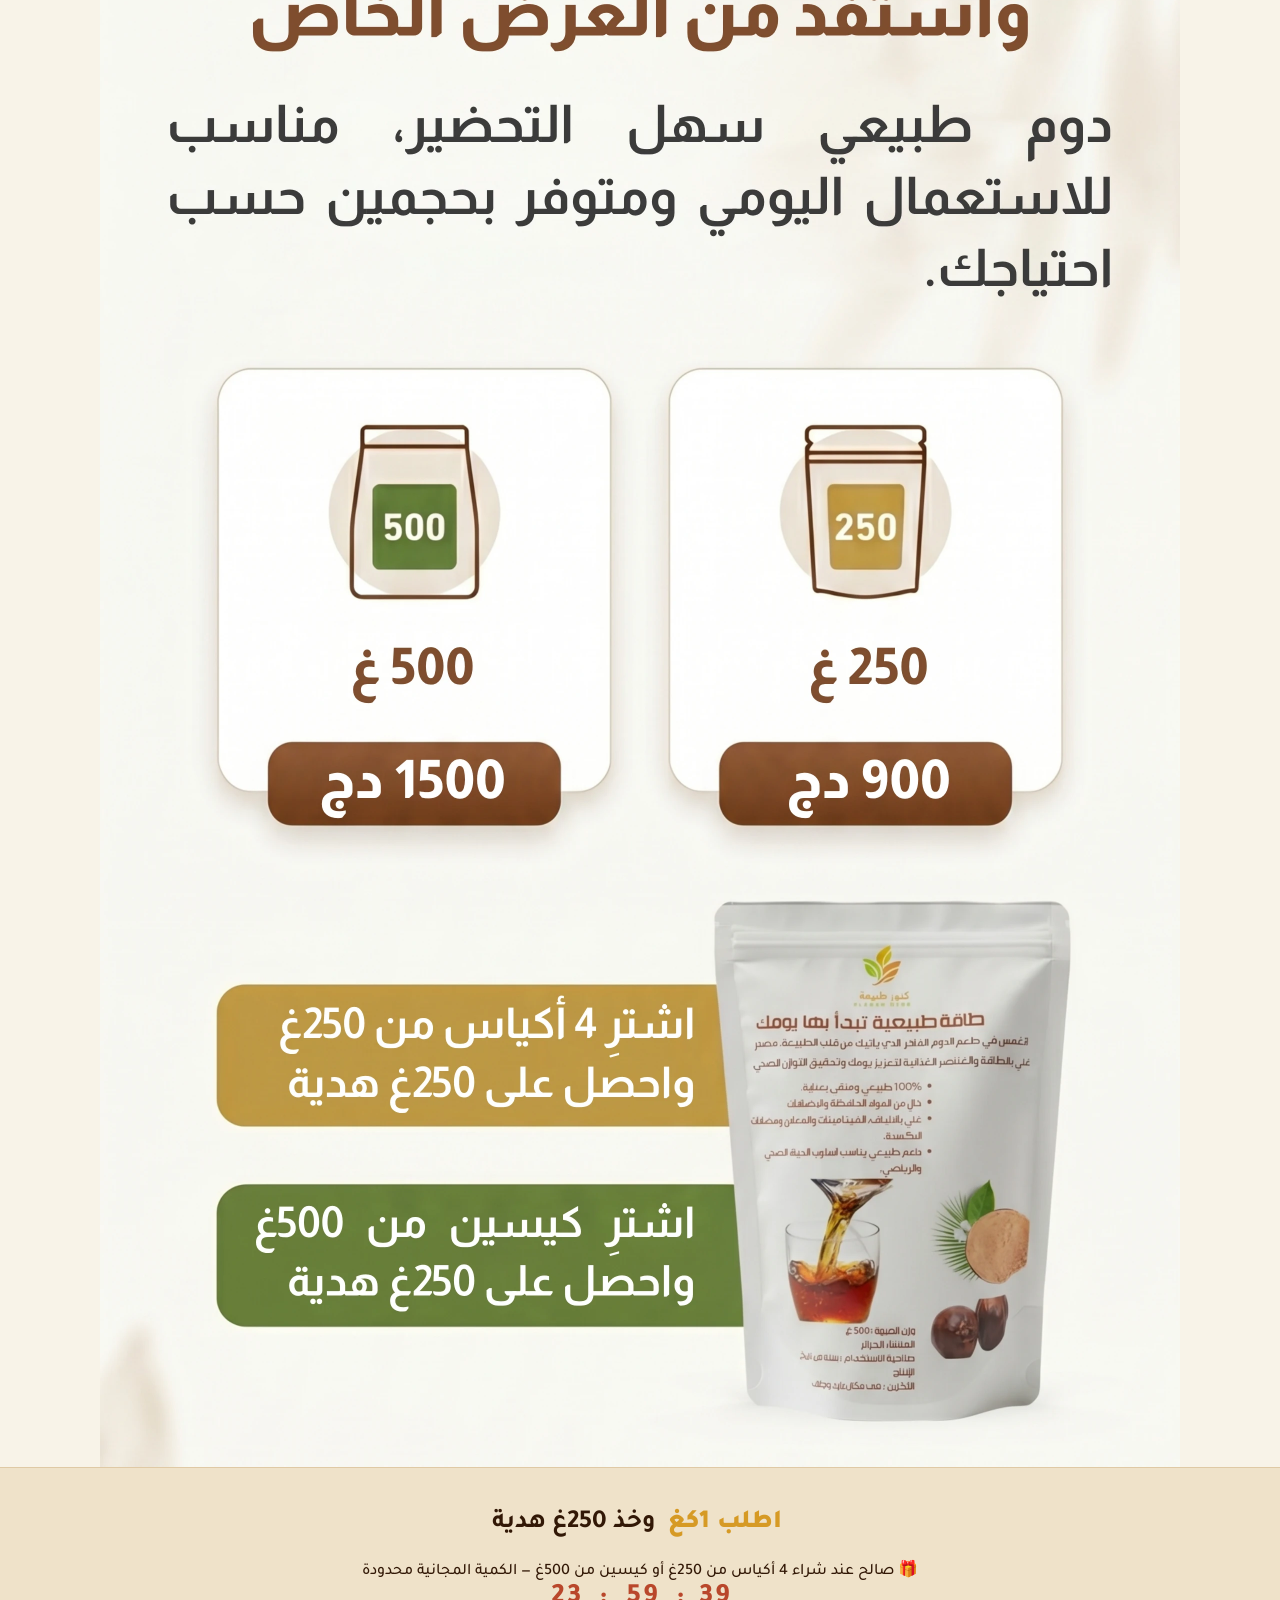
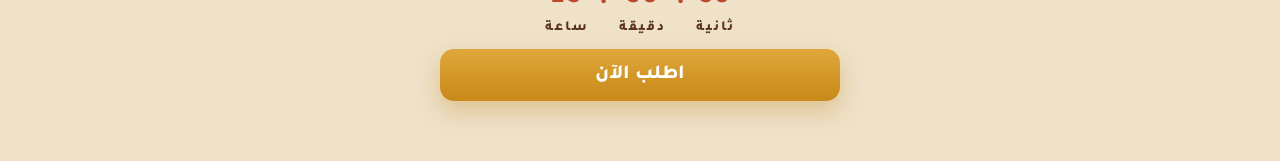
<file: dum-target-a.html>
<!DOCTYPE html>
<html lang="ar" dir="rtl">

<head>
    <meta charset="UTF-8">
    <meta name="viewport" content="width=device-width, initial-scale=1, viewport-fit=cover">
    <title></title>

    <!-- Google Fonts Tajawal -->
    <link rel="preconnect" href="https://fonts.googleapis.com">
    <link rel="preconnect" href="https://fonts.gstatic.com" crossorigin>
    <link
        href="https://fonts.googleapis.com/css2?family=Tajawal:wght@200;300;400;500;700;800;900&display=swap"
        rel="stylesheet"
    >

    <link rel="stylesheet" href="css/style.css">
    <script src="js/tracking.js"></script>
</head>

<body>

    <!-- Screen 1 -->
    <main class="screen">
        <img class="screen__img" src="img/pg1.webp" alt="الشاشة 1">
    </main>

    <!-- === Formulaire de commande === -->
    <section id="order-section" class="order-form-section">
        <div class="form-container">

            <!-- Offre -->
            <div class="offer-note tajawal-bold">
                وفّر أكثر مع عرض الكمية:
                <span class="current-price">اطلب 1كغ</span>
                وخذ
                <span class="gift-badge">250غ هدية</span>
            </div>

            <div class="offer-condition tajawal-medium">
                العرض صالح عند اختيار 4 أكياس من 250غ أو كيسين من 500غ
            </div>

            <!-- Points de réassurance -->
            <div class="form-points">
                <p>✅ دوم طبيعي لدعم الراحة والحيوية اليومية بعد سن الأربعين</p>
                <p>✅ يساعد على الإحساس بخفة أكثر وراحة أفضل في الروتين اليومي</p>
                <p>✅ غني بمركبات نباتية مضادة للأكسدة لدعم التوازن الطبيعي للجسم</p>
                <p>✅ سهل التحضير كمشروب عشبي، ويمكن خلطه مع العسل أو الزبادي</p>
                <p>✅ الدفع عند الاستلام والتوصيل متوفر لكل ولايات الجزائر</p>
            </div>

            <h5 class="tajawal-bold form-title">
                اختر الكمية المناسبة وأكمل طلبك الآن
            </h5>

            <!-- Countdown -->
            <div dir="ltr" class="countdown-box tajawal-bold">
                <div class="time-box">
                    <span class="hours time-number">23</span>
                    <span class="time-label">ساعة</span>
                </div>

                <div class="time-box">
                    <span class="time-separator">:</span>
                    <span class="time-label">&nbsp;</span>
                </div>

                <div class="time-box">
                    <span class="minutes time-number">59</span>
                    <span class="time-label">دقيقة</span>
                </div>

                <div class="time-box">
                    <span class="time-separator">:</span>
                    <span class="time-label">&nbsp;</span>
                </div>

                <div class="time-box">
                    <span class="seconds time-number">00</span>
                    <span class="time-label">ثانية</span>
                </div>
            </div>

            <h5 class="tajawal-bold form-note">
                🎁 اختر عرض 1كغ لتحصل على 250غ مجاناً مع طلبك
            </h5>

            <form id="orderForm">
                <label for="fullName" class="tajawal-medium">الاسم الكامل</label>
                <input
                    type="text"
                    id="fullName"
                    name="fullName"
                    placeholder="الاسم الكامل"
                    required
                    oninvalid="this.setCustomValidity('الرجاء إدخال الاسم الكامل')"
                    oninput="this.setCustomValidity('')"
                >

                <label for="phone" class="tajawal-medium">رقم الهاتف</label>
                <input
                    dir="rtl"
                    type="tel"
                    id="phone"
                    name="phone"
                    placeholder="رقم الهاتف"
                    required
                    pattern="^\+?\d{10,15}$"
                    oninvalid="this.setCustomValidity('الرجاء إدخال رقم هاتف صحيح')"
                    oninput="this.setCustomValidity('')"
                >

                <label for="departement" class="tajawal-medium">الولاية</label>
                <input
                    type="text"
                    id="departement"
                    name="departement"
                    placeholder="الولاية"
                    required
                    oninvalid="this.setCustomValidity('الرجاء إدخال الولاية')"
                    oninput="this.setCustomValidity('')"
                >

                <label for="offer" class="tajawal-medium">اختر العرض</label>
                <select
                    id="offer"
                    name="offer"
                    class="tajawal-medium"
                    required
                    oninvalid="this.setCustomValidity('الرجاء اختيار العرض المناسب')"
                    oninput="this.setCustomValidity('')"
                >
                    <option value="" selected disabled>اختر الكمية</option>
                    <option value="250g">250غ بـ 900 دج</option>
                    <option value="500g">500غ بـ 1500 دج</option>
                    <option value="1kg_4x250g_gift">4 أكياس 250غ + 250غ هدية</option>
                    <option value="1kg_2x500g_gift">كيسين 500غ + 250غ هدية</option>
                </select>

                <!-- Hidden fields -->
                <input type="hidden" name="content_id" value="doum_powder">
                <input type="hidden" name="content_name" value="Poudre naturelle de doum">
                <input type="hidden" name="currency" value="DZD">
                <input type="hidden" name="price" id="price" value="">
                <input type="hidden" name="offer_label" id="offer_label" value="">

                <button type="submit" class="btn tajawal-bold">
                    اطلب الآن
                </button>
            </form>

            <div id="error" class="error" hidden>
                حدث خطأ أثناء إرسال طلبك. يُرجى التحقق من المعلومات والمحاولة مجددًا.
            </div>

            <img src="img/trust.png" alt="الدفع عند الاستلام والتوصيل متوفر">
        </div>
    </section>

    <!-- Screen 2 -->
    <main class="screen">
        <img class="screen__img" src="img/pg2.webp" alt="الشاشة 2">
    </main>

    <!-- Screen 3 -->
    <main class="screen">
        <img class="screen__img" src="img/pg3.webp" alt="الشاشة 3">
    </main>

    <!-- Screen 4 -->
    <main class="screen">
        <img class="screen__img" src="img/pg4.webp" alt="الشاشة 4">
    </main>

    <!-- === Rappel CTA Section === -->
    <section class="rappel-cta-section">
        <div class="rappel-cta-container">
            <h2 dir="rtl" class="tajawal-bold rappel-cta-title">
                <span class="price-current">اطلب 1كغ</span>
                وخذ
                <span class="gift-badge">250غ هدية</span>
            </h2>

            <p dir="rtl" class="rappel-cta-note tajawal-medium">
                🎁 صالح عند شراء 4 أكياس من 250غ أو كيسين من 500غ — الكمية المجانية محدودة
            </p>

            <div dir="ltr" class="countdown-box tajawal-bold">
                <div class="time-box">
                    <span class="hours time-number">23</span>
                    <span class="time-label">ساعة</span>
                </div>

                <div class="time-box">
                    <span class="time-separator">:</span>
                    <span class="time-label">&nbsp;</span>
                </div>

                <div class="time-box">
                    <span class="minutes time-number">59</span>
                    <span class="time-label">دقيقة</span>
                </div>

                <div class="time-box">
                    <span class="time-separator">:</span>
                    <span class="time-label">&nbsp;</span>
                </div>

                <div class="time-box">
                    <span class="seconds time-number">00</span>
                    <span class="time-label">ثانية</span>
                </div>
            </div>

            <button type="button" class="rappel-cta-btn tajawal-bold scrollToOrder">
                اطلب الآن
            </button>
        </div>
    </section>

    <!-- === Final CTA Section === 
    <section class="final-cta-section">
        <div class="final-cta-container">
            <h1 dir="rtl" class="tajawal-bold final-cta-title">
                اطلب الكمية الكبيرة الآن واستفد من الهدية المجانية!
            </h1>

            <h2 dir="rtl" class="tajawal-bold final-cta-subtitle">
                عرض خاص:
                <span class="price-current">اطلب 1كغ</span>
                وخذ
                <span class="gift-badge">250غ هدية</span>
            </h2>

            <p dir="rtl" class="final-cta-note tajawal-medium">
                🎁 العرض صالح عند شراء 4 أكياس من 250غ أو كيسين من 500غ — الكمية المجانية محدودة
            </p>

            <div dir="ltr" class="countdown-box tajawal-bold">
                <div class="time-box">
                    <span class="hours time-number">23</span>
                    <span class="time-label">ساعة</span>
                </div>

                <div class="time-box">
                    <span class="time-separator">:</span>
                    <span class="time-label">&nbsp;</span>
                </div>

                <div class="time-box">
                    <span class="minutes time-number">59</span>
                    <span class="time-label">دقيقة</span>
                </div>

                <div class="time-box">
                    <span class="time-separator">:</span>
                    <span class="time-label">&nbsp;</span>
                </div>

                <div class="time-box">
                    <span class="seconds time-number">00</span>
                    <span class="time-label">ثانية</span>
                </div>
            </div>

            <button type="button" class="rappel-cta-btn tajawal-bold scrollToOrder">
                اطلب الآن
            </button>
        </div>
    </section>
    -->

    <script src="js/script.js"></script>
</body>

</html>
</file>
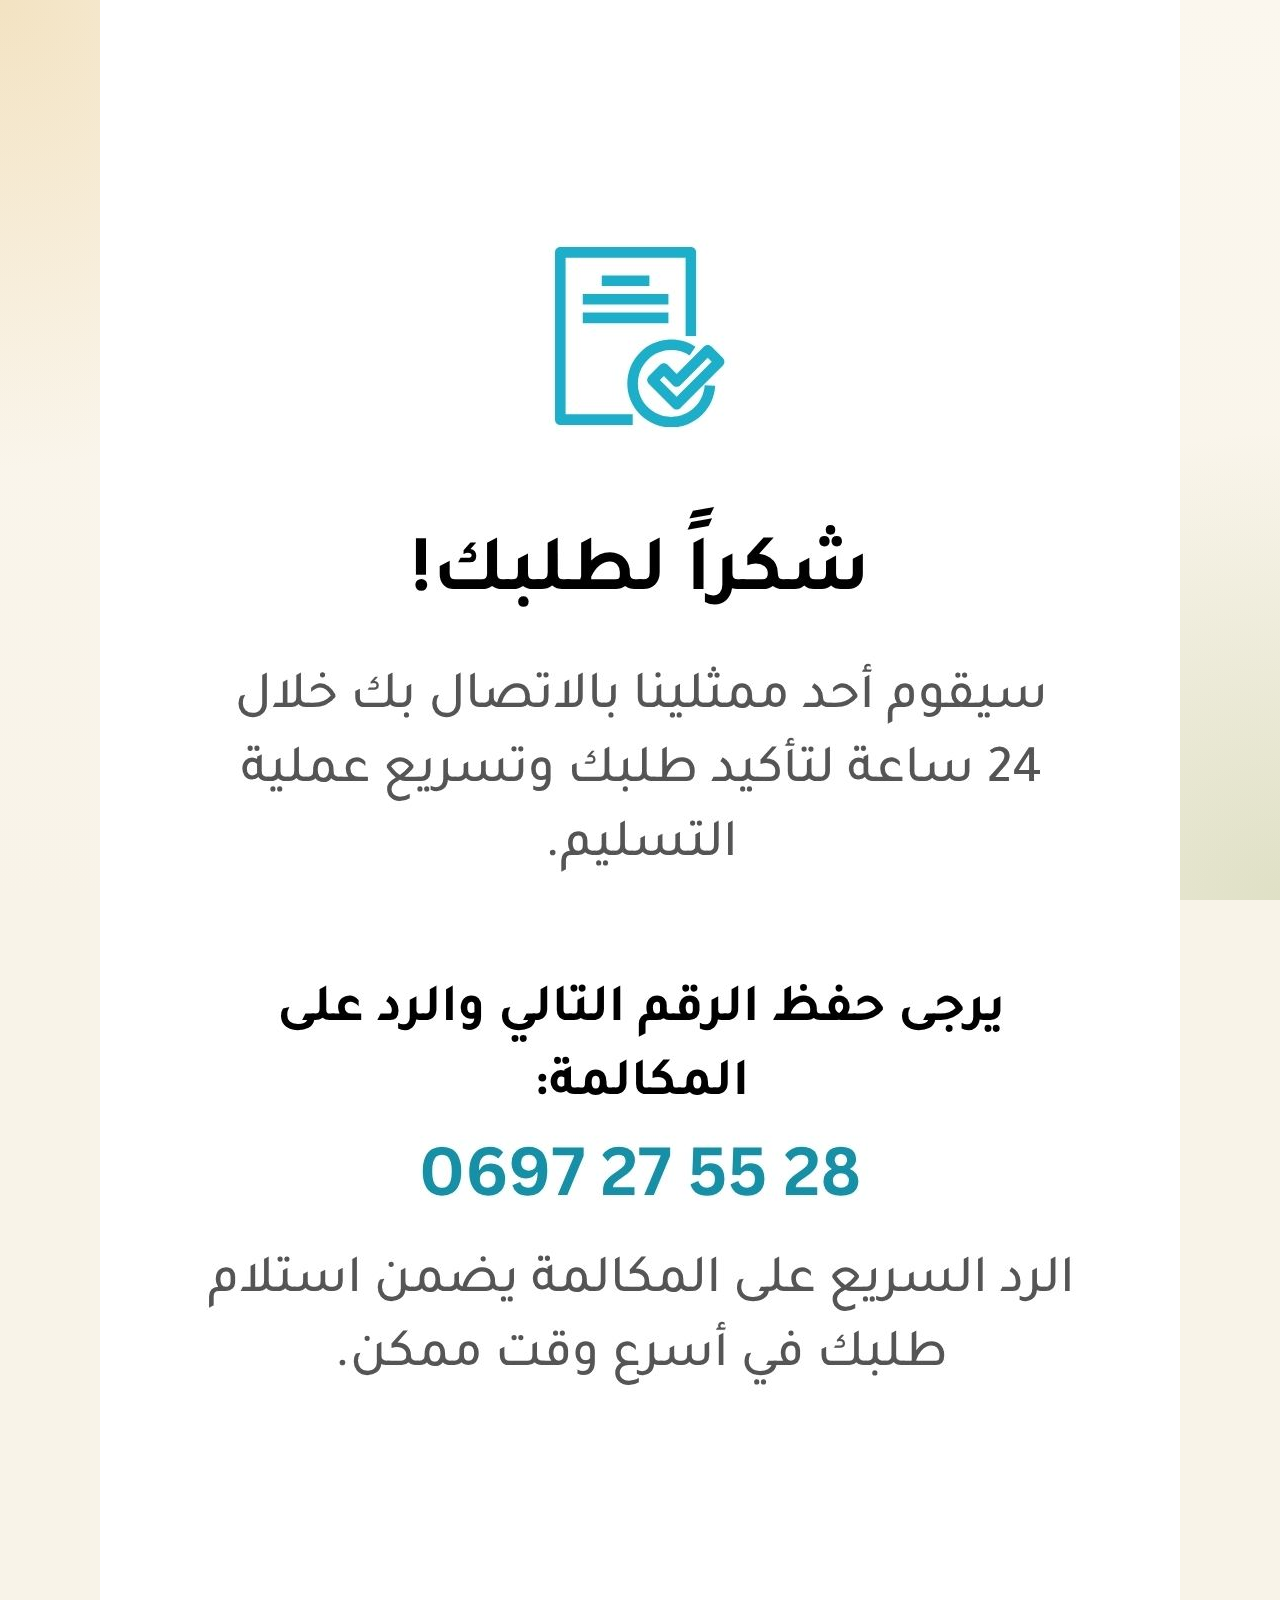
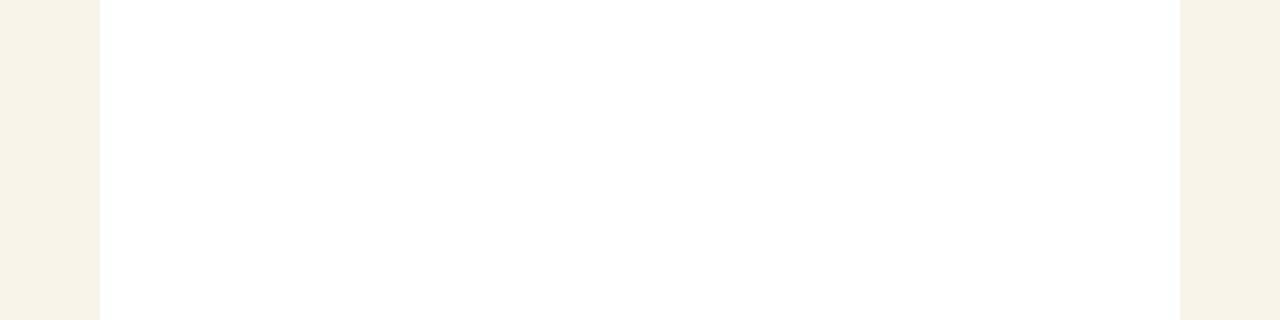
<file: thankyou.html>
<!DOCTYPE html>
<html lang="ar" dir="rtl">
    <head>
        <meta charset="UTF-8">
        <meta name="viewport"
            content="width=device-width, initial-scale=1, viewport-fit=cover">
        <title>شكراً لتأكيد طلبك!</title>

        <!-- Google Fonts Tajawal -->
        <link rel="preconnect" href="https://fonts.googleapis.com">
        <link rel="preconnect" href="https://fonts.gstatic.com" crossorigin>
        <link
            href="https://fonts.googleapis.com/css2?family=Tajawal:wght@200;300;400;500;700;800;900&display=swap"
            rel="stylesheet">

        <link rel="stylesheet" href="css/style.css">
        <script src="js/tracking.js"></script>
    </head>
    <body>

        <main class="screen">
            <img class="screen__img" src="img/thankyou.jpg" alt="">
        </main>

    </body>
</html>
</file>
<file: landing-v2/css/style.css>
/* ================================
   STYLE LANDING PAGE ARABE PRODUIT
   Inspiré de la maquette fournie
================================ */

/* Google font conseillé dans le HTML :
<link href="https://fonts.googleapis.com/css2?family=Tajawal:wght@400;500;700;800;900&display=swap" rel="stylesheet">
*/

:root {
  --bg-primary: #ffffff;
  --bg-secondary: #f7f7f4;
  --surface: #ffffff;

  --text-primary: #0c0c0c;
  --text-secondary: #4c4c4c;
  --text-muted: #777777;
  --text-inverted: #ffffff;

  --green-500: #16843a;
  --green-600: #0f7430;
  --green-700: #075f25;
  --green-soft: #edf6ef;

  --gold-500: #d5af2f;
  --gold-600: #bd941d;
  --gold-soft: #fbf3d4;

  --brown-500: #6b3f22;
  --red-700: #7e0909;

  --border: #eeeeee;
  --shadow-soft: 0 10px 28px rgba(0, 0, 0, 0.12);
  --shadow-card: 0 8px 20px rgba(0, 0, 0, 0.10);

  --radius-lg: 28px;
  --radius-md: 20px;
  --radius-sm: 14px;
}

/* ================================
   RESET / BASE
================================ */

* {
  box-sizing: border-box;
  margin: 0;
  padding: 0;
}

html,
body {
  width: 100%;
  min-height: 100%;
  direction: rtl;
  scroll-behavior: smooth;
}

body {
  font-family: "Tajawal", "Noto Kufi Arabic", "Noto Naskh Arabic", Arial, sans-serif;
  background: var(--bg-primary);
  color: var(--text-primary);
  line-height: 1.45;
  overflow-x: hidden;
  -webkit-font-smoothing: antialiased;
  text-rendering: optimizeLegibility;
}

img {
  max-width: 100%;
  display: block;
}

a {
  color: inherit;
  text-decoration: none;
}

button,
input,
select,
textarea {
  font-family: inherit;
}

/* ================================
   SCREEN IMAGE SECTIONS
   Pour tes images 9:16
================================ */

.screen {
  position: relative;
  width: min(720px, 100%);
  margin: 0 auto;
  background: #fff;
  overflow: hidden;
}

.screen__img {
  width: 100%;
  height: auto;
  display: block;
}

/* Overlay CTA sur image */
.cta-img {
  position: absolute;
  left: 6%;
  right: 6%;
  bottom: calc(22px + env(safe-area-inset-bottom));
  z-index: 20;
  display: flex;
  align-items: center;
  justify-content: center;
  text-decoration: none;
  -webkit-tap-highlight-color: transparent;
}

.cta-img img {
  width: 100%;
  max-width: 620px;
  border-radius: 18px;
  box-shadow: 0 10px 24px rgba(0, 120, 45, 0.22);
  transition: transform 0.15s ease, filter 0.2s ease;
  user-select: none;
  -webkit-user-drag: none;
}

.cta-img:hover img {
  filter: brightness(1.04);
}

.cta-img:active img {
  transform: scale(0.98);
}

/* ================================
   TITLES / TEXT
================================ */

h1,
h2,
h3,
.form-title,
.final-cta-title,
.rappel-cta-title {
  font-weight: 900;
  color: var(--text-primary);
  letter-spacing: -0.5px;
}

.section-title {
  font-size: clamp(34px, 7vw, 58px);
  line-height: 1.12;
  text-align: center;
  margin-bottom: 18px;
}

.section-subtitle {
  font-size: clamp(20px, 4vw, 32px);
  line-height: 1.55;
  text-align: center;
  color: var(--text-secondary);
  font-weight: 500;
  margin-bottom: 32px;
}

/* Texte rouge pour alerte, comme première maquette */
.text-danger,
.error {
  color: var(--red-700);
}

/* ================================
   CARDS STYLE MAQUETTE
================================ */

.card,
.info-card,
.benefit-card {
  background: var(--surface);
  border-radius: var(--radius-lg);
  border: 1px solid var(--border);
  box-shadow: var(--shadow-card);
  padding: 24px;
}

.cards-grid {
  display: grid;
  grid-template-columns: 1fr;
  gap: 22px;
  width: min(560px, calc(100% - 40px));
  margin: 0 auto;
}

.info-card {
  min-height: 150px;
  display: flex;
  align-items: center;
  gap: 22px;
}

.info-card img,
.benefit-card img {
  width: 95px;
  height: 95px;
  object-fit: contain;
  flex: 0 0 auto;
}

.info-card-title,
.benefit-card-title {
  font-size: clamp(26px, 5vw, 40px);
  line-height: 1.2;
  font-weight: 900;
  color: #111;
}

.info-card-text,
.benefit-card-text {
  font-size: clamp(18px, 3.5vw, 24px);
  color: var(--text-secondary);
  font-weight: 600;
}

/* ================================
   BUTTONS
================================ */

.btn,
form button.btn,
.rappel-cta-btn,
.final-cta-btn,
.order-btn {
  width: 100%;
  min-height: 64px;
  padding: 16px 24px;
  border: none;
  border-radius: 18px;
  cursor: pointer;
  background: linear-gradient(180deg, #15933f 0%, #08732c 100%);
  color: var(--text-inverted);
  font-size: clamp(22px, 5vw, 36px);
  font-weight: 900;
  text-align: center;
  box-shadow: 0 10px 24px rgba(0, 110, 45, 0.28);
  transition: transform 0.15s ease, filter 0.2s ease, box-shadow 0.2s ease;
}

.btn:hover,
form button.btn:hover,
.rappel-cta-btn:hover,
.final-cta-btn:hover,
.order-btn:hover {
  filter: brightness(1.05);
  box-shadow: 0 14px 30px rgba(0, 110, 45, 0.34);
}

.btn:active,
form button.btn:active,
.rappel-cta-btn:active,
.final-cta-btn:active,
.order-btn:active {
  transform: scale(0.98);
}

/* Bouton WhatsApp blanc/vert */
.whatsapp-btn {
  min-height: 62px;
  padding: 14px 24px;
  border-radius: 16px;
  border: 1.5px solid #d7d7d7;
  background: #ffffff;
  color: #08732c;
  font-size: clamp(20px, 4.5vw, 32px);
  font-weight: 900;
  display: flex;
  align-items: center;
  justify-content: center;
}

/* Ligne boutons en bas */
.cta-row {
  display: grid;
  grid-template-columns: 1fr 1fr;
  gap: 16px;
  width: min(620px, calc(100% - 40px));
  margin: 28px auto 0;
}

/* ================================
   FORMULAIRE COMMANDE
================================ */

.order-form-section {
  width: 100%;
  padding: 44px 18px 54px;
  background: #fff;
  border-top: 1px solid #f0f0f0;
}

.form-container {
  width: min(560px, 100%);
  margin: 0 auto;
  background: #ffffff;
  border-radius: 28px;
  padding: 28px 22px;
  box-shadow: var(--shadow-soft);
  border: 1px solid #ededed;
}

.form-title {
  font-size: clamp(30px, 7vw, 48px);
  line-height: 1.15;
  text-align: center;
  margin-bottom: 12px;
}

.form-note,
.offer-condition {
  font-size: clamp(17px, 3.5vw, 22px);
  text-align: center;
  color: var(--text-secondary);
  margin-bottom: 22px;
  line-height: 1.6;
}

form label {
  display: block;
  font-size: 18px;
  font-weight: 800;
  color: var(--text-primary);
  margin-bottom: 8px;
}

form input,
form select,
form textarea {
  width: 100%;
  min-height: 58px;
  padding: 14px 16px;
  margin-bottom: 18px;
  border-radius: 16px;
  border: 1.5px solid #e1e1e1;
  background: #fbfbfb;
  color: var(--text-primary);
  font-size: 18px;
  font-weight: 600;
  outline: none;
  transition: border-color 0.2s ease, box-shadow 0.2s ease, background 0.2s ease;
}

form input::placeholder,
form textarea::placeholder {
  color: #9a9a9a;
}

form input:focus,
form select:focus,
form textarea:focus {
  border-color: var(--green-500);
  background: #ffffff;
  box-shadow: 0 0 0 4px rgba(22, 132, 58, 0.12);
}

form button.btn {
  margin-top: 6px;
}

/* Points sous formulaire */
.form-points {
  margin-top: 18px;
  display: grid;
  gap: 10px;
  font-size: 18px;
  color: var(--text-primary);
  font-weight: 700;
}

.form-points p {
  position: relative;
  padding-right: 30px;
}

.form-points p::before {
  content: "✓";
  position: absolute;
  right: 0;
  top: 0;
  width: 22px;
  height: 22px;
  border-radius: 50%;
  background: var(--green-soft);
  color: var(--green-600);
  display: flex;
  align-items: center;
  justify-content: center;
  font-size: 14px;
  font-weight: 900;
}

/* ================================
   PRICING / OFFERS
================================ */

.offer-note {
  text-align: center;
  margin: 20px auto;
  font-size: clamp(22px, 5vw, 36px);
  line-height: 1.4;
  font-weight: 900;
  color: var(--text-primary);
}

.offer-note .current-price {
  display: inline-block;
  font-size: clamp(32px, 8vw, 58px);
  font-weight: 900;
  color: #111;
  margin-inline: 6px;
}

.offer-note .old-price {
  font-size: clamp(18px, 4vw, 26px);
  color: var(--text-muted);
  text-decoration: line-through;
  margin-inline: 6px;
}

.offer-note .gift-badge {
  display: inline-block;
  color: var(--green-700);
  font-weight: 900;
  white-space: nowrap;
}

/* Carte prix simple */
.price-card {
  width: min(620px, calc(100% - 40px));
  margin: 18px auto;
  padding: 30px 20px;
  border-radius: 28px;
  background: #ffffff;
  box-shadow: var(--shadow-card);
  border: 1px solid #eeeeee;
  text-align: center;
}

.price-card .size {
  font-size: clamp(28px, 6vw, 44px);
  font-weight: 900;
  color: #111;
}

.price-card .price {
  font-size: clamp(32px, 8vw, 58px);
  font-weight: 900;
  color: #111;
}

/* Carte offre dorée */
.price-card.featured {
  position: relative;
  overflow: hidden;
  background: linear-gradient(135deg, #f9e6a6 0%, #d4a62f 45%, #bd8f22 100%);
  border: 1px solid rgba(156, 111, 12, 0.35);
  box-shadow: 0 12px 28px rgba(181, 139, 28, 0.34);
}

.price-card.featured::after {
  content: "عرض محدود";
  position: absolute;
  top: 18px;
  left: -44px;
  transform: rotate(-42deg);
  background: #c51f1f;
  color: #fff;
  padding: 8px 46px;
  font-size: 16px;
  font-weight: 900;
}

/* Badges */
.badges {
  display: flex;
  flex-wrap: wrap;
  gap: 10px;
  justify-content: center;
  margin-top: 16px;
}

.badge {
  padding: 8px 14px;
  border-radius: 999px;
  background: rgba(255, 255, 255, 0.75);
  color: #111;
  font-size: 17px;
  font-weight: 800;
}

/* ================================
   FINAL CTA / RAPPEL
================================ */

.rappel-cta-section,
.final-cta-section {
  padding: 46px 18px 64px;
  background: #ffffff;
  text-align: center;
  border-top: 1px solid #f0f0f0;
}

.rappel-cta-container,
.final-cta-container {
  width: min(620px, 100%);
  margin: 0 auto;
}

.rappel-cta-title,
.final-cta-title {
  font-size: clamp(32px, 7vw, 54px);
  line-height: 1.15;
  margin-bottom: 16px;
}

.final-cta-subtitle {
  font-size: clamp(24px, 5vw, 38px);
  line-height: 1.35;
  color: var(--text-secondary);
  font-weight: 800;
  margin-bottom: 24px;
}

.rappel-cta-title .price-current,
.final-cta-subtitle .price-current {
  color: var(--green-600);
  font-weight: 900;
}

.rappel-cta-title .price-old,
.final-cta-subtitle .price-old {
  color: var(--text-muted);
  text-decoration: line-through;
  font-size: 0.75em;
}

/* ================================
   COUNTDOWN
================================ */

.countdown-box {
  width: fit-content;
  margin: 12px auto 20px;
  padding: 12px 18px;
  border-radius: 16px;
  background: #fff3f0;
  border: 1px solid #ffd6ce;
  color: #c22b18;
  display: flex;
  align-items: center;
  justify-content: center;
  gap: 10px;
}

.time-box {
  display: flex;
  flex-direction: column;
  align-items: center;
  min-width: 44px;
}

.time-number {
  font-size: 28px;
  line-height: 1;
  font-weight: 900;
  color: #c22b18;
}

.time-label {
  font-size: 13px;
  color: #7b3026;
  margin-top: 5px;
  font-weight: 700;
}

.time-separator {
  font-size: 26px;
  font-weight: 900;
  color: #c22b18;
}

/* ================================
   404
================================ */

.container-404 {
  width: min(500px, calc(100% - 40px));
  margin: 80px auto;
  padding: 34px 24px;
  background: #fff;
  border-radius: 24px;
  border: 1px solid #eeeeee;
  box-shadow: var(--shadow-soft);
  text-align: center;
}

.container-404 h1 {
  font-size: 72px;
  color: var(--green-600);
  margin-bottom: 14px;
}

.container-404 p {
  font-size: 22px;
  color: var(--text-secondary);
  margin-bottom: 12px;
}

.container-404 a {
  display: inline-block;
  margin-top: 16px;
  color: var(--green-600);
  font-size: 18px;
  font-weight: 900;
}

/* ================================
   RESPONSIVE
================================ */

@media (max-width: 600px) {
  .screen {
    width: 100%;
  }

  .cta-img {
    left: 7%;
    right: 7%;
    bottom: calc(18px + env(safe-area-inset-bottom));
  }

  .form-container {
    padding: 24px 18px;
    border-radius: 24px;
  }

  form input,
  form select,
  form textarea {
    font-size: 17px;
    min-height: 56px;
  }

  .cta-row {
    gap: 10px;
    width: calc(100% - 28px);
  }

  .btn,
  form button.btn,
  .rappel-cta-btn,
  .final-cta-btn,
  .order-btn,
  .whatsapp-btn {
    min-height: 58px;
    border-radius: 15px;
  }

  .price-card {
    width: calc(100% - 28px);
    border-radius: 24px;
  }

  .cards-grid {
    width: calc(100% - 34px);
  }

  .info-card {
    padding: 20px;
    min-height: 130px;
  }

  .info-card img,
  .benefit-card img {
    width: 78px;
    height: 78px;
  }
}

@media (max-width: 380px) {
  .section-title,
  .form-title,
  .final-cta-title,
  .rappel-cta-title {
    font-size: 30px;
  }

  .section-subtitle,
  .final-cta-subtitle {
    font-size: 20px;
  }

  .cta-row {
    grid-template-columns: 1fr;
  }
}


/* === Formulaire style maquette === */

.order-form-section {
  background: #F5F4F2;
  padding: 28px 14px 18px;
}

.order-mockup-form {
  width: min(430px, 100%);
  margin: 0 auto;
  padding: 0;
  box-shadow: none;
  border: none;
  background: transparent;
}

.order-mockup-form .form-title {
  font-size: 30px;
  line-height: 1.25;
  text-align: center;
  color: #050505;
  margin-bottom: 6px;
  font-weight: 900;
}

.order-mockup-form .form-note {
  font-size: 16px;
  text-align: center;
  color: #202020;
  margin-bottom: 24px;
  font-weight: 500;
}

.order-mockup-form form {
  background: #F5F4F2;
}

.order-mockup-form form input:not([type="hidden"]),
.order-mockup-form form select {
  width: 100%;
  height: 38px;
  padding: 6px 12px;
  margin-bottom: 7px;
  border: 1.5px solid #222;
  border-radius: 8px;
  background: #ffffff;
  color: #111;
  font-size: 16px;
  font-weight: 500;
  text-align: right;
  outline: none;
  box-shadow: none;
}

.order-mockup-form form input::placeholder {
  color: #111;
  opacity: 1;
}

.order-mockup-form form select {
  color: #333;
  appearance: auto;
}

.order-mockup-form form input:focus,
.order-mockup-form form select:focus {
  border-color: #0f8f42;
  box-shadow: 0 0 0 3px rgba(15, 143, 66, 0.12);
}

.quick-trust {
  display: grid;
  grid-template-columns: repeat(3, 1fr);
  gap: 8px;
  margin: 16px 0 18px;
  text-align: center;
}

.quick-trust-item {
  display: flex;
  flex-direction: column;
  align-items: center;
  gap: 5px;
  color: #111;
  font-size: 13px;
  line-height: 1.25;
  font-weight: 500;
}

.trust-icon {
  width: 28px;
  height: 28px;
  border: 1.6px solid #111;
  border-radius: 50%;
  display: flex;
  align-items: center;
  justify-content: center;
  color: #111;
  font-size: 17px;
  line-height: 1;
}

.order-mockup-form .btn {
  width: 100%;
  height: 46px;
  min-height: 46px;
  border: none;
  border-radius: 999px;
  background: linear-gradient(90deg, #006f35 0%, #2ed36f 100%);
  color: #ffffff;
  font-size: 20px;
  font-weight: 900;
  box-shadow: none;
  margin-bottom: 12px;
}

.order-mockup-form .btn:hover {
  filter: brightness(1.03);
}

.order-mockup-form .btn:active {
  transform: scale(0.98);
}

.order-mockup-form .whatsapp-btn {
  width: 100%;
  height: 46px;
  min-height: 46px;
  border-radius: 999px;
  border: 1.5px solid #16b85d;
  background: #ffffff;
  color: #087d3c;
  font-size: 20px;
  font-weight: 900;
  display: flex;
  align-items: center;
  justify-content: center;
  gap: 10px;
  box-shadow: none;
}

.whatsapp-icon {
  width: 22px;
  height: 22px;
  border-radius: 50%;
  background: #20c466;
  color: #20c466;
  display: inline-block;
  position: relative;
}

.whatsapp-icon::after {
  content: "☎";
  position: absolute;
  inset: 0;
  color: #ffffff;
  font-size: 13px;
  display: flex;
  align-items: center;
  justify-content: center;
}

.bottom-trust {
  margin-top: 18px;
  display: grid;
  grid-template-columns: repeat(3, 1fr);
  gap: 6px;
  color: #111;
  font-size: 13px;
  text-align: center;
}

.bottom-trust div {
  display: flex;
  align-items: center;
  justify-content: center;
  gap: 4px;
  white-space: nowrap;
}

.bottom-trust span {
  color: #9a9a9a;
  font-size: 17px;
}

@media (max-width: 420px) {
  .order-mockup-form .form-title {
    font-size: 27px;
  }

  .order-mockup-form .form-note {
    font-size: 15px;
  }

  .quick-trust-item {
    font-size: 12px;
  }

  .bottom-trust {
    font-size: 11px;
  }
}


/* === Bouton WhatsApp avec background image === */

.whatsapp-img-btn {
  display: block;
  width: 100%;
  height: 46px;
  min-height: 46px;
  border-radius: 999px;
  background-image: url("../img/whatsapp-btn.webp");
  background-size: 100% 100%;
  background-position: center;
  background-repeat: no-repeat;
  border-radius: 999px;
  border: 1.5px solid #16b85d;
  overflow: hidden;
  box-shadow: none;
  transition: transform 0.15s ease, filter 0.2s ease;
}

.whatsapp-img-btn:hover {
  filter: brightness(1.03);
}

.whatsapp-img-btn:active {
  transform: scale(0.98);
}
</file>
<file: landing-v3/css/style.css>
/* ================================
   STYLE LANDING PAGE ARABE PRODUIT
   Inspiré de la maquette fournie
================================ */

/* Google font conseillé dans le HTML :
<link href="https://fonts.googleapis.com/css2?family=Tajawal:wght@400;500;700;800;900&display=swap" rel="stylesheet">
*/

:root {
  --bg-primary: #ffffff;
  --bg-secondary: #f7f7f4;
  --surface: #ffffff;

  --text-primary: #0c0c0c;
  --text-secondary: #4c4c4c;
  --text-muted: #777777;
  --text-inverted: #ffffff;

  --green-500: #16843a;
  --green-600: #0f7430;
  --green-700: #075f25;
  --green-soft: #edf6ef;

  --gold-500: #d5af2f;
  --gold-600: #bd941d;
  --gold-soft: #fbf3d4;

  --brown-500: #6b3f22;
  --red-700: #7e0909;

  --border: #eeeeee;
  --shadow-soft: 0 10px 28px rgba(0, 0, 0, 0.12);
  --shadow-card: 0 8px 20px rgba(0, 0, 0, 0.10);

  --radius-lg: 28px;
  --radius-md: 20px;
  --radius-sm: 14px;
}

/* ================================
   RESET / BASE
================================ */

* {
  box-sizing: border-box;
  margin: 0;
  padding: 0;
}

html,
body {
  width: 100%;
  min-height: 100%;
  direction: rtl;
  scroll-behavior: smooth;
}

body {
  font-family: "Tajawal", "Noto Kufi Arabic", "Noto Naskh Arabic", Arial, sans-serif;
  background: var(--bg-primary);
  color: var(--text-primary);
  line-height: 1.45;
  overflow-x: hidden;
  -webkit-font-smoothing: antialiased;
  text-rendering: optimizeLegibility;
}

img {
  max-width: 100%;
  display: block;
}

a {
  color: inherit;
  text-decoration: none;
}

button,
input,
select,
textarea {
  font-family: inherit;
}

/* ================================
   SCREEN IMAGE SECTIONS
   Pour tes images 9:16
================================ */

.screen {
  position: relative;
  width: min(720px, 100%);
  margin: 0 auto;
  background: #fff;
  overflow: hidden;
}

.screen__img {
  width: 100%;
  height: auto;
  display: block;
}

/* Overlay CTA sur image */
.cta-img {
  position: absolute;
  left: 6%;
  right: 6%;
  bottom: calc(22px + env(safe-area-inset-bottom));
  z-index: 20;
  display: flex;
  align-items: center;
  justify-content: center;
  text-decoration: none;
  -webkit-tap-highlight-color: transparent;
}

.cta-img img {
  width: 100%;
  max-width: 620px;
  border-radius: 18px;
  box-shadow: 0 10px 24px rgba(0, 120, 45, 0.22);
  transition: transform 0.15s ease, filter 0.2s ease;
  user-select: none;
  -webkit-user-drag: none;
}

.cta-img:hover img {
  filter: brightness(1.04);
}

.cta-img:active img {
  transform: scale(0.98);
}

/* ================================
   TITLES / TEXT
================================ */

h1,
h2,
h3,
.form-title,
.final-cta-title,
.rappel-cta-title {
  font-weight: 900;
  color: var(--text-primary);
  letter-spacing: -0.5px;
}

.section-title {
  font-size: clamp(34px, 7vw, 58px);
  line-height: 1.12;
  text-align: center;
  margin-bottom: 18px;
}

.section-subtitle {
  font-size: clamp(20px, 4vw, 32px);
  line-height: 1.55;
  text-align: center;
  color: var(--text-secondary);
  font-weight: 500;
  margin-bottom: 32px;
}

/* Texte rouge pour alerte, comme première maquette */
.text-danger,
.error {
  color: var(--red-700);
}

/* ================================
   CARDS STYLE MAQUETTE
================================ */

.card,
.info-card,
.benefit-card {
  background: var(--surface);
  border-radius: var(--radius-lg);
  border: 1px solid var(--border);
  box-shadow: var(--shadow-card);
  padding: 24px;
}

.cards-grid {
  display: grid;
  grid-template-columns: 1fr;
  gap: 22px;
  width: min(560px, calc(100% - 40px));
  margin: 0 auto;
}

.info-card {
  min-height: 150px;
  display: flex;
  align-items: center;
  gap: 22px;
}

.info-card img,
.benefit-card img {
  width: 95px;
  height: 95px;
  object-fit: contain;
  flex: 0 0 auto;
}

.info-card-title,
.benefit-card-title {
  font-size: clamp(26px, 5vw, 40px);
  line-height: 1.2;
  font-weight: 900;
  color: #111;
}

.info-card-text,
.benefit-card-text {
  font-size: clamp(18px, 3.5vw, 24px);
  color: var(--text-secondary);
  font-weight: 600;
}

/* ================================
   BUTTONS
================================ */

.btn,
form button.btn,
.rappel-cta-btn,
.final-cta-btn,
.order-btn {
  width: 100%;
  min-height: 64px;
  padding: 16px 24px;
  border: none;
  border-radius: 18px;
  cursor: pointer;
  background: linear-gradient(180deg, #15933f 0%, #08732c 100%);
  color: var(--text-inverted);
  font-size: clamp(22px, 5vw, 36px);
  font-weight: 900;
  text-align: center;
  box-shadow: 0 10px 24px rgba(0, 110, 45, 0.28);
  transition: transform 0.15s ease, filter 0.2s ease, box-shadow 0.2s ease;
}

.btn:hover,
form button.btn:hover,
.rappel-cta-btn:hover,
.final-cta-btn:hover,
.order-btn:hover {
  filter: brightness(1.05);
  box-shadow: 0 14px 30px rgba(0, 110, 45, 0.34);
}

.btn:active,
form button.btn:active,
.rappel-cta-btn:active,
.final-cta-btn:active,
.order-btn:active {
  transform: scale(0.98);
}

/* Bouton WhatsApp blanc/vert */
.whatsapp-btn {
  min-height: 62px;
  padding: 14px 24px;
  border-radius: 16px;
  border: 1.5px solid #d7d7d7;
  background: #ffffff;
  color: #08732c;
  font-size: clamp(20px, 4.5vw, 32px);
  font-weight: 900;
  display: flex;
  align-items: center;
  justify-content: center;
}

/* Ligne boutons en bas */
.cta-row {
  display: grid;
  grid-template-columns: 1fr 1fr;
  gap: 16px;
  width: min(620px, calc(100% - 40px));
  margin: 28px auto 0;
}

/* ================================
   FORMULAIRE COMMANDE
================================ */

.order-form-section {
  width: 100%;
  padding: 44px 18px 54px;
  background: #fff;
  border-top: 1px solid #f0f0f0;
}

.form-container {
  width: min(560px, 100%);
  margin: 0 auto;
  background: #ffffff;
  border-radius: 28px;
  padding: 28px 22px;
  box-shadow: var(--shadow-soft);
  border: 1px solid #ededed;
}

.form-title {
  font-size: clamp(30px, 7vw, 48px);
  line-height: 1.15;
  text-align: center;
  margin-bottom: 12px;
}

.form-note,
.offer-condition {
  font-size: clamp(17px, 3.5vw, 22px);
  text-align: center;
  color: var(--text-secondary);
  margin-bottom: 22px;
  line-height: 1.6;
}

form label {
  display: block;
  font-size: 18px;
  font-weight: 800;
  color: var(--text-primary);
  margin-bottom: 8px;
}

form input,
form select,
form textarea {
  width: 100%;
  min-height: 58px;
  padding: 14px 16px;
  margin-bottom: 18px;
  border-radius: 16px;
  border: 1.5px solid #e1e1e1;
  background: #fbfbfb;
  color: var(--text-primary);
  font-size: 18px;
  font-weight: 600;
  outline: none;
  transition: border-color 0.2s ease, box-shadow 0.2s ease, background 0.2s ease;
}

form input::placeholder,
form textarea::placeholder {
  color: #9a9a9a;
}

form input:focus,
form select:focus,
form textarea:focus {
  border-color: var(--green-500);
  background: #ffffff;
  box-shadow: 0 0 0 4px rgba(22, 132, 58, 0.12);
}

form button.btn {
  margin-top: 6px;
}

/* Points sous formulaire */
.form-points {
  margin-top: 18px;
  display: grid;
  gap: 10px;
  font-size: 18px;
  color: var(--text-primary);
  font-weight: 700;
}

.form-points p {
  position: relative;
  padding-right: 30px;
}

.form-points p::before {
  content: "✓";
  position: absolute;
  right: 0;
  top: 0;
  width: 22px;
  height: 22px;
  border-radius: 50%;
  background: var(--green-soft);
  color: var(--green-600);
  display: flex;
  align-items: center;
  justify-content: center;
  font-size: 14px;
  font-weight: 900;
}

/* ================================
   PRICING / OFFERS
================================ */

.offer-note {
  text-align: center;
  margin: 20px auto;
  font-size: clamp(22px, 5vw, 36px);
  line-height: 1.4;
  font-weight: 900;
  color: var(--text-primary);
}

.offer-note .current-price {
  display: inline-block;
  font-size: clamp(32px, 8vw, 58px);
  font-weight: 900;
  color: #111;
  margin-inline: 6px;
}

.offer-note .old-price {
  font-size: clamp(18px, 4vw, 26px);
  color: var(--text-muted);
  text-decoration: line-through;
  margin-inline: 6px;
}

.offer-note .gift-badge {
  display: inline-block;
  color: var(--green-700);
  font-weight: 900;
  white-space: nowrap;
}

/* Carte prix simple */
.price-card {
  width: min(620px, calc(100% - 40px));
  margin: 18px auto;
  padding: 30px 20px;
  border-radius: 28px;
  background: #ffffff;
  box-shadow: var(--shadow-card);
  border: 1px solid #eeeeee;
  text-align: center;
}

.price-card .size {
  font-size: clamp(28px, 6vw, 44px);
  font-weight: 900;
  color: #111;
}

.price-card .price {
  font-size: clamp(32px, 8vw, 58px);
  font-weight: 900;
  color: #111;
}

/* Carte offre dorée */
.price-card.featured {
  position: relative;
  overflow: hidden;
  background: linear-gradient(135deg, #f9e6a6 0%, #d4a62f 45%, #bd8f22 100%);
  border: 1px solid rgba(156, 111, 12, 0.35);
  box-shadow: 0 12px 28px rgba(181, 139, 28, 0.34);
}

.price-card.featured::after {
  content: "عرض محدود";
  position: absolute;
  top: 18px;
  left: -44px;
  transform: rotate(-42deg);
  background: #c51f1f;
  color: #fff;
  padding: 8px 46px;
  font-size: 16px;
  font-weight: 900;
}

/* Badges */
.badges {
  display: flex;
  flex-wrap: wrap;
  gap: 10px;
  justify-content: center;
  margin-top: 16px;
}

.badge {
  padding: 8px 14px;
  border-radius: 999px;
  background: rgba(255, 255, 255, 0.75);
  color: #111;
  font-size: 17px;
  font-weight: 800;
}

/* ================================
   FINAL CTA / RAPPEL
================================ */

.rappel-cta-section,
.final-cta-section {
  padding: 46px 18px 64px;
  background: #ffffff;
  text-align: center;
  border-top: 1px solid #f0f0f0;
}

.rappel-cta-container,
.final-cta-container {
  width: min(620px, 100%);
  margin: 0 auto;
}

.rappel-cta-title,
.final-cta-title {
  font-size: clamp(32px, 7vw, 54px);
  line-height: 1.15;
  margin-bottom: 16px;
}

.final-cta-subtitle {
  font-size: clamp(24px, 5vw, 38px);
  line-height: 1.35;
  color: var(--text-secondary);
  font-weight: 800;
  margin-bottom: 24px;
}

.rappel-cta-title .price-current,
.final-cta-subtitle .price-current {
  color: var(--green-600);
  font-weight: 900;
}

.rappel-cta-title .price-old,
.final-cta-subtitle .price-old {
  color: var(--text-muted);
  text-decoration: line-through;
  font-size: 0.75em;
}

/* ================================
   COUNTDOWN
================================ */

.countdown-box {
  width: fit-content;
  margin: 12px auto 20px;
  padding: 12px 18px;
  border-radius: 16px;
  background: #fff3f0;
  border: 1px solid #ffd6ce;
  color: #c22b18;
  display: flex;
  align-items: center;
  justify-content: center;
  gap: 10px;
}

.time-box {
  display: flex;
  flex-direction: column;
  align-items: center;
  min-width: 44px;
}

.time-number {
  font-size: 28px;
  line-height: 1;
  font-weight: 900;
  color: #c22b18;
}

.time-label {
  font-size: 13px;
  color: #7b3026;
  margin-top: 5px;
  font-weight: 700;
}

.time-separator {
  font-size: 26px;
  font-weight: 900;
  color: #c22b18;
}

/* ================================
   404
================================ */

.container-404 {
  width: min(500px, calc(100% - 40px));
  margin: 80px auto;
  padding: 34px 24px;
  background: #fff;
  border-radius: 24px;
  border: 1px solid #eeeeee;
  box-shadow: var(--shadow-soft);
  text-align: center;
}

.container-404 h1 {
  font-size: 72px;
  color: var(--green-600);
  margin-bottom: 14px;
}

.container-404 p {
  font-size: 22px;
  color: var(--text-secondary);
  margin-bottom: 12px;
}

.container-404 a {
  display: inline-block;
  margin-top: 16px;
  color: var(--green-600);
  font-size: 18px;
  font-weight: 900;
}

/* ================================
   RESPONSIVE
================================ */

@media (max-width: 600px) {
  .screen {
    width: 100%;
  }

  .cta-img {
    left: 7%;
    right: 7%;
    bottom: calc(18px + env(safe-area-inset-bottom));
  }

  .form-container {
    padding: 24px 18px;
    border-radius: 24px;
  }

  form input,
  form select,
  form textarea {
    font-size: 17px;
    min-height: 56px;
  }

  .cta-row {
    gap: 10px;
    width: calc(100% - 28px);
  }

  .btn,
  form button.btn,
  .rappel-cta-btn,
  .final-cta-btn,
  .order-btn,
  .whatsapp-btn {
    min-height: 58px;
    border-radius: 15px;
  }

  .price-card {
    width: calc(100% - 28px);
    border-radius: 24px;
  }

  .cards-grid {
    width: calc(100% - 34px);
  }

  .info-card {
    padding: 20px;
    min-height: 130px;
  }

  .info-card img,
  .benefit-card img {
    width: 78px;
    height: 78px;
  }
}

@media (max-width: 380px) {
  .section-title,
  .form-title,
  .final-cta-title,
  .rappel-cta-title {
    font-size: 30px;
  }

  .section-subtitle,
  .final-cta-subtitle {
    font-size: 20px;
  }

  .cta-row {
    grid-template-columns: 1fr;
  }
}


/* === Formulaire style maquette === */

.order-form-section {
  background: #F5F4F2;
  padding: 28px 14px 18px;
}

.order-mockup-form {
  width: min(430px, 100%);
  margin: 0 auto;
  padding: 0;
  box-shadow: none;
  border: none;
  background: transparent;
}

.order-mockup-form .form-title {
  font-size: 30px;
  line-height: 1.25;
  text-align: center;
  color: #050505;
  margin-bottom: 6px;
  font-weight: 900;
}

.order-mockup-form .form-note {
  font-size: 16px;
  text-align: center;
  color: #202020;
  margin-bottom: 24px;
  font-weight: 500;
}

.order-mockup-form form {
  background: #F5F4F2;
}

.order-mockup-form form input:not([type="hidden"]),
.order-mockup-form form select {
  width: 100%;
  height: 38px;
  padding: 6px 12px;
  margin-bottom: 7px;
  border: 1.5px solid #222;
  border-radius: 8px;
  background: #ffffff;
  color: #111;
  font-size: 16px;
  font-weight: 500;
  text-align: right;
  outline: none;
  box-shadow: none;
}

.order-mockup-form form input::placeholder {
  color: #111;
  opacity: 1;
}

.order-mockup-form form select {
  color: #333;
  appearance: auto;
}

.order-mockup-form form input:focus,
.order-mockup-form form select:focus {
  border-color: #0f8f42;
  box-shadow: 0 0 0 3px rgba(15, 143, 66, 0.12);
}

.quick-trust {
  display: grid;
  grid-template-columns: repeat(3, 1fr);
  gap: 8px;
  margin: 16px 0 18px;
  text-align: center;
}

.quick-trust-item {
  display: flex;
  flex-direction: column;
  align-items: center;
  gap: 5px;
  color: #111;
  font-size: 13px;
  line-height: 1.25;
  font-weight: 500;
}

.trust-icon {
  width: 28px;
  height: 28px;
  border: 1.6px solid #111;
  border-radius: 50%;
  display: flex;
  align-items: center;
  justify-content: center;
  color: #111;
  font-size: 17px;
  line-height: 1;
}

.order-mockup-form .btn {
  width: 100%;
  height: 46px;
  min-height: 46px;
  border: none;
  border-radius: 999px;
  background: linear-gradient(90deg, #006f35 0%, #2ed36f 100%);
  color: #ffffff;
  font-size: 20px;
  font-weight: 900;
  box-shadow: none;
  margin-bottom: 12px;
}

.order-mockup-form .btn:hover {
  filter: brightness(1.03);
}

.order-mockup-form .btn:active {
  transform: scale(0.98);
}

.order-mockup-form .whatsapp-btn {
  width: 100%;
  height: 46px;
  min-height: 46px;
  border-radius: 999px;
  border: 1.5px solid #16b85d;
  background: #ffffff;
  color: #087d3c;
  font-size: 20px;
  font-weight: 900;
  display: flex;
  align-items: center;
  justify-content: center;
  gap: 10px;
  box-shadow: none;
}

.whatsapp-icon {
  width: 22px;
  height: 22px;
  border-radius: 50%;
  background: #20c466;
  color: #20c466;
  display: inline-block;
  position: relative;
}

.whatsapp-icon::after {
  content: "☎";
  position: absolute;
  inset: 0;
  color: #ffffff;
  font-size: 13px;
  display: flex;
  align-items: center;
  justify-content: center;
}

.bottom-trust {
  margin-top: 18px;
  display: grid;
  grid-template-columns: repeat(3, 1fr);
  gap: 6px;
  color: #111;
  font-size: 13px;
  text-align: center;
}

.bottom-trust div {
  display: flex;
  align-items: center;
  justify-content: center;
  gap: 4px;
  white-space: nowrap;
}

.bottom-trust span {
  color: #9a9a9a;
  font-size: 17px;
}

@media (max-width: 420px) {
  .order-mockup-form .form-title {
    font-size: 27px;
  }

  .order-mockup-form .form-note {
    font-size: 15px;
  }

  .quick-trust-item {
    font-size: 12px;
  }

  .bottom-trust {
    font-size: 11px;
  }
}


/* === Bouton WhatsApp avec background image === */

.whatsapp-img-btn {
  display: block;
  width: 100%;
  height: 46px;
  min-height: 46px;
  border-radius: 999px;
  background-image: url("../img/whatsapp-btn.webp");
  background-size: 100% 100%;
  background-position: center;
  background-repeat: no-repeat;
  border-radius: 999px;
  border: 1.5px solid #16b85d;
  overflow: hidden;
  box-shadow: none;
  transition: transform 0.15s ease, filter 0.2s ease;
}

.whatsapp-img-btn:hover {
  filter: brightness(1.03);
}

.whatsapp-img-btn:active {
  transform: scale(0.98);
}

.cta-section {
  padding: 28px 18px 36px;
  background: #ffffff;
}

.cta-container {
  width: min(620px, 100%);
  margin: 0 auto;
  display: grid;
  grid-template-columns: 1fr 1fr;
  gap: 12px;
  align-items: center;
}

.cta-container .cta-btn,
.cta-container .whatsapp-img-btn {
  width: 100%;
  height: 46px;
  min-height: 46px;
}

.cta-btn {
  padding: 10px 24px;
  border: none;
  border-radius: 18px;
  cursor: pointer;
  background: linear-gradient(180deg, #15933f 0%, #08732c 100%);
  color: var(--text-inverted);
  font-size: clamp(24px, 5vw, 24px);
  font-weight: 900;
  text-align: center;
  box-shadow: 0 10px 24px rgba(0, 110, 45, 0.28);
  transition: transform 0.15s ease, filter 0.2s ease, box-shadow 0.2s ease;
}
</file>
<file: css/style.css>
/* === Natural Dates / Herbal Theme === */
:root {
  /* === Backgrounds === */
  --bg-primary: #f8f3e8;
  --bg-secondary: #f3ead8;
  --surface: #fffaf0;

  /* === Text === */
  --text-primary: #321806;
  --text-secondary: #5a3219;
  --text-muted: #8a715f;
  --text-inverted: #ffffff;

  /* === Brand Primary - Warm Brown === */
  --primary-500: #7a4a2b;
  --primary-700: #321806;
  --primary-soft: #efe2c9;

  /* === Accent - Golden CTA === */
  --accent-500: #d69a25;
  --accent-700: #b87d13;
  --accent-soft: #f4dfad;

  /* === Natural Green === */
  --green-500: #879d4b;
  --green-700: #5f7334;
  --green-soft: #e6ead7;

  /* === UI === */
  --separator: #dfc9a5;
  --outline: #cdb68f;

  /* === States === */
  --error: #b9472b;
  --warning: #d69a25;
}

/* === Natural Dark Theme === */
:root[data-theme="dark"] {
  --bg-primary: #1f160f;
  --bg-secondary: #2b1d13;
  --surface: #342417;

  --text-primary: #fff4df;
  --text-secondary: #e0c7a6;
  --text-muted: #b99b78;
  --text-inverted: #321806;

  --primary-500: #d1a06d;
  --primary-700: #f0c99a;
  --primary-soft: #3b2a1b;

  --accent-500: #d69a25;
  --accent-700: #f0b64a;
  --accent-soft: #4a3517;

  --green-500: #9fb45d;
  --green-700: #c1d47a;
  --green-soft: #30381f;

  --separator: #5a422b;
  --outline: #6a4c31;

  --error: #ff8067;
  --warning: #f0b64a;
}

/* === Reset / Base === */
* {
  box-sizing: border-box;
  margin: 0;
  padding: 0;
}

html,
body {
  height: 100%;
  color: var(--text-primary);
  font-family: "Tajawal", "Noto Naskh Arabic", "Poppins", system-ui, sans-serif;
  background: var(--bg-primary);
  direction: rtl;
  -webkit-font-smoothing: antialiased;
  -moz-osx-font-smoothing: grayscale;
}

body {
  background:
    radial-gradient(circle at top left, rgba(214, 154, 37, 0.22), transparent 30%),
    radial-gradient(circle at bottom right, rgba(135, 157, 75, 0.22), transparent 30%),
    linear-gradient(180deg, #fbf7ee 0%, #f8f3e8 100%);
  overflow-y: auto;
}

/* === Screens / Images 9x16 === */
.screen {
  position: relative;
  width: min(1080px, 100vw);
  margin: 0 auto;
}

.screen__img {
  width: 100%;
  height: auto;
  display: block;
}

/* === CTA overlay === */
.cta-img {
  position: absolute;
  left: 0;
  right: 0;
  bottom: calc(clamp(16px, 3.5%, 60px) + env(safe-area-inset-bottom));
  display: flex;
  justify-content: center;
  z-index: 10;
  text-decoration: none;
  -webkit-tap-highlight-color: transparent;
}

.cta-img img {
  width: 80%;
  max-width: 864px;
  height: auto;
  display: block;
  border-radius: 12px;
  user-select: none;
  -webkit-user-drag: none;
  transition:
    filter 0.2s ease,
    transform 0.1s ease;
}

.cta-img:hover img {
  filter: drop-shadow(0 0 20px rgba(214, 154, 37, 0.55));
}

.cta-img:active img {
  transform: translateY(1px);
}

/* === Links styling === */
a {
  color: var(--primary-500);
  text-decoration: none;
}

a:hover {
  color: var(--accent-500);
}

/* === RTL adjustments === */
[dir="rtl"] .screen {
  text-align: right;
}

/* === Formulaire de commande === */
.order-form-section {
  width: 100%;
  display: flex;
  justify-content: center;
  padding: 16px 16px;
  background: var(--bg-secondary);
  border-top: 1px solid var(--separator);
}

.form-container {
  max-width: 500px;
  width: 100%;
  display: flex;
  flex-direction: column;
  gap: 16px;
}

.form-title {
  font-size: 24px;
  margin-bottom: 0;
  text-align: center;
  color: var(--text-primary);
}

.form-note {
  font-size: 12px;
  margin-bottom: 0;
  text-align: center;
  color: var(--text-secondary);
}

form label {
  font-size: 16px;
  margin-bottom: 8px;
  color: var(--text-primary);
}

form input {
  width: 100%;
  padding: 10px 14px;
  border-radius: 12px;
  border: 1px solid var(--outline);
  background: var(--surface);
  color: var(--text-primary);
  font-family: "Tajawal", sans-serif;
  font-size: 16px;
  margin-bottom: 20px;
  transition: all 0.2s ease;
}

form input::placeholder {
  color: var(--text-muted);
}

form input:focus {
  outline: none;
  border-color: var(--accent-500);
  box-shadow: 0 0 0 3px rgba(214, 154, 37, 0.25);
}

form input:hover {
  border-color: var(--accent-500);
}

form button.btn {
  width: 100%;
  padding: 12px;
  font-size: 18px;
  background: linear-gradient(180deg, #dfa73a 0%, #c88918 100%);
  color: var(--text-inverted);
  border: none;
  border-radius: 12px;
  cursor: pointer;
  font-family: "Tajawal", sans-serif;
  font-weight: 700;
  transition:
    background 0.2s ease,
    transform 0.1s ease,
    box-shadow 0.2s ease;
  box-shadow: 0 8px 20px rgba(184, 125, 19, 0.32);
}

form button.btn:hover {
  background: linear-gradient(180deg, #e4ad43 0%, #b87d13 100%);
  box-shadow: 0 10px 24px rgba(184, 125, 19, 0.4);
}

form button.btn:active {
  transform: translateY(1px);
}

/* Points de réassurance sous le formulaire */
.form-points {
  margin-top: 4px;
  display: flex;
  flex-direction: column;
  gap: 8px;
  font-size: 16px;
  color: var(--text-primary);
}

.form-points p {
  margin: 0;
  position: relative;
}

.form-points p::before {
  content: "✅";
  color: var(--green-500);
  position: absolute;
}

/* === Tajawal font weights === */
.tajawal-extralight {
  font-family: "Tajawal", sans-serif;
  font-weight: 200;
}

.tajawal-light {
  font-family: "Tajawal", sans-serif;
  font-weight: 300;
}

.tajawal-regular {
  font-family: "Tajawal", sans-serif;
  font-weight: 400;
}

.tajawal-medium {
  font-family: "Tajawal", sans-serif;
  font-weight: 500;
}

.tajawal-bold {
  font-family: "Tajawal", sans-serif;
  font-weight: 700;
}

.tajawal-extrabold {
  font-family: "Tajawal", sans-serif;
  font-weight: 800;
}

.tajawal-black {
  font-family: "Tajawal", sans-serif;
  font-weight: 900;
}

.error {
  color: var(--error);
}

/* === Countdown === */
.countdown-box {
  align-self: center;
  min-width: 150px;
  border-radius: 12px;
  text-align: center;
  font-size: 24px;
  color: var(--error);
  letter-spacing: 2px;
  display: flex;
  align-items: center;
  justify-content: center;
  gap: 10px;
}

.countdown-box span {
  font-weight: 800;
}

.time-box {
  display: flex;
  flex-direction: column;
  align-items: center;
  line-height: 1.2;
}

.time-number {
  font-size: 28px;
  font-weight: 800;
  color: var(--error);
}

.time-label {
  font-size: 14px;
  color: var(--text-secondary);
  margin-top: 4px;
}

.time-separator {
  font-size: 26px;
  font-weight: 800;
  color: var(--error);
}

/* === 404 Page === */
.container-404 {
  text-align: center;
  max-width: 500px;
  padding: 20px;
  background: var(--surface);
  border-radius: 16px;
  border: 1px solid var(--separator);
  box-shadow: 0 10px 30px rgba(50, 24, 6, 0.08);
}

.container-404 h1 {
  font-size: 60px;
  margin-bottom: 20px;
  color: var(--accent-500);
}

.container-404 p {
  font-size: 20px;
  margin-bottom: 12px;
  color: var(--text-primary);
}

.container-404 a {
  color: var(--primary-500);
  text-decoration: none;
  font-weight: 700;
  display: inline-block;
  margin-top: 12px;
}

.container-404 a:hover {
  color: var(--accent-500);
  text-decoration: underline;
}

/* === Offer Note === */
.offer-note {
  text-align: center;
  margin-bottom: 2px;
  font-size: 24px;
  color: var(--text-primary);
}

.offer-note .current-price {
  font-size: 30px;
  font-weight: 900;
  color: var(--accent-500);
  margin: 0 4px;
}

.offer-note .old-price {
  font-size: 20px;
  color: var(--text-muted);
  text-decoration: line-through;
  margin-left: 4px;
}

.offer-note .gift-badge {
  font-size: 24px;
  font-weight: 900;
  color: var(--primary-700);
  margin-inline: 4px;
  white-space: nowrap;
}

/* === Final CTA Section === */
.rappel-cta-section,
.final-cta-section {
  padding: 40px 16px 60px;
  text-align: center;
  background: var(--primary-soft);
  border-top: 1px solid var(--separator);
}

.rappel-cta-container,
.final-cta-container {
  max-width: 600px;
  margin: 0 auto;
}

.rappel-cta-title {
  font-size: 26px;
  margin-bottom: 20px;
  color: var(--text-primary);
}

.final-cta-title {
  font-size: 36px;
  margin-bottom: 20px;
  color: var(--text-primary);
}

.final-cta-subtitle {
  font-size: 32px;
  margin-bottom: 20px;
  color: var(--text-primary);
}

.rappel-cta-title .price-current,
.final-cta-subtitle .price-current {
  color: var(--accent-500);
  font-weight: 900;
  margin: 0 6px;
}

.rappel-cta-title .price-old,
.final-cta-subtitle .price-old {
  color: var(--text-muted);
  text-decoration: line-through;
  font-size: 20px;
  margin-right: 6px;
}

.rappel-cta-btn {
  margin-top: 12px;
  width: 100%;
  max-width: 400px;
  padding: 14px;
  font-size: 20px;
  background: linear-gradient(180deg, #dfa73a 0%, #c88918 100%);
  color: var(--text-inverted);
  border: none;
  border-radius: 14px;
  cursor: pointer;
  font-family: "Tajawal", sans-serif;
  font-weight: 800;
  transition:
    background 0.2s ease,
    transform 0.1s ease,
    box-shadow 0.2s ease;
  box-shadow: 0 10px 25px rgba(184, 125, 19, 0.32);
}

.rappel-cta-btn:hover {
  background: linear-gradient(180deg, #e4ad43 0%, #b87d13 100%);
  box-shadow: 0 12px 28px rgba(184, 125, 19, 0.42);
}

.rappel-cta-btn:active {
  transform: translateY(2px);
}

/* === Responsive === */
@media (max-width: 600px) {
  .container-404 h1 {
    font-size: 48px;
  }

  .container-404 p {
    font-size: 18px;
  }

  .form-title {
    font-size: 22px;
  }

  .offer-note {
    font-size: 22px;
  }

  .offer-note .current-price {
    font-size: 28px;
  }

  .final-cta-title {
    font-size: 30px;
  }

  .final-cta-subtitle {
    font-size: 26px;
  }

  .rappel-cta-title {
    font-size: 24px;
  }
}




.offer-condition {
  text-align: center;
  font-size: 16px;
  color: var(--text-secondary);
  margin-top: -8px;
  line-height: 1.6;
}

form select {
  width: 100%;
  padding: 10px 14px;
  border-radius: 12px;
  border: 1px solid var(--outline);
  background: var(--surface);
  color: var(--text-primary);
  font-family: "Tajawal", sans-serif;
  font-size: 16px;
  margin-bottom: 20px;
  transition: all 0.2s ease;
}

form select:focus {
  outline: none;
  border-color: var(--accent-500);
  box-shadow: 0 0 0 3px rgba(214, 154, 37, 0.25);
}

form select:hover {
  border-color: var(--accent-500);
}
</file>
